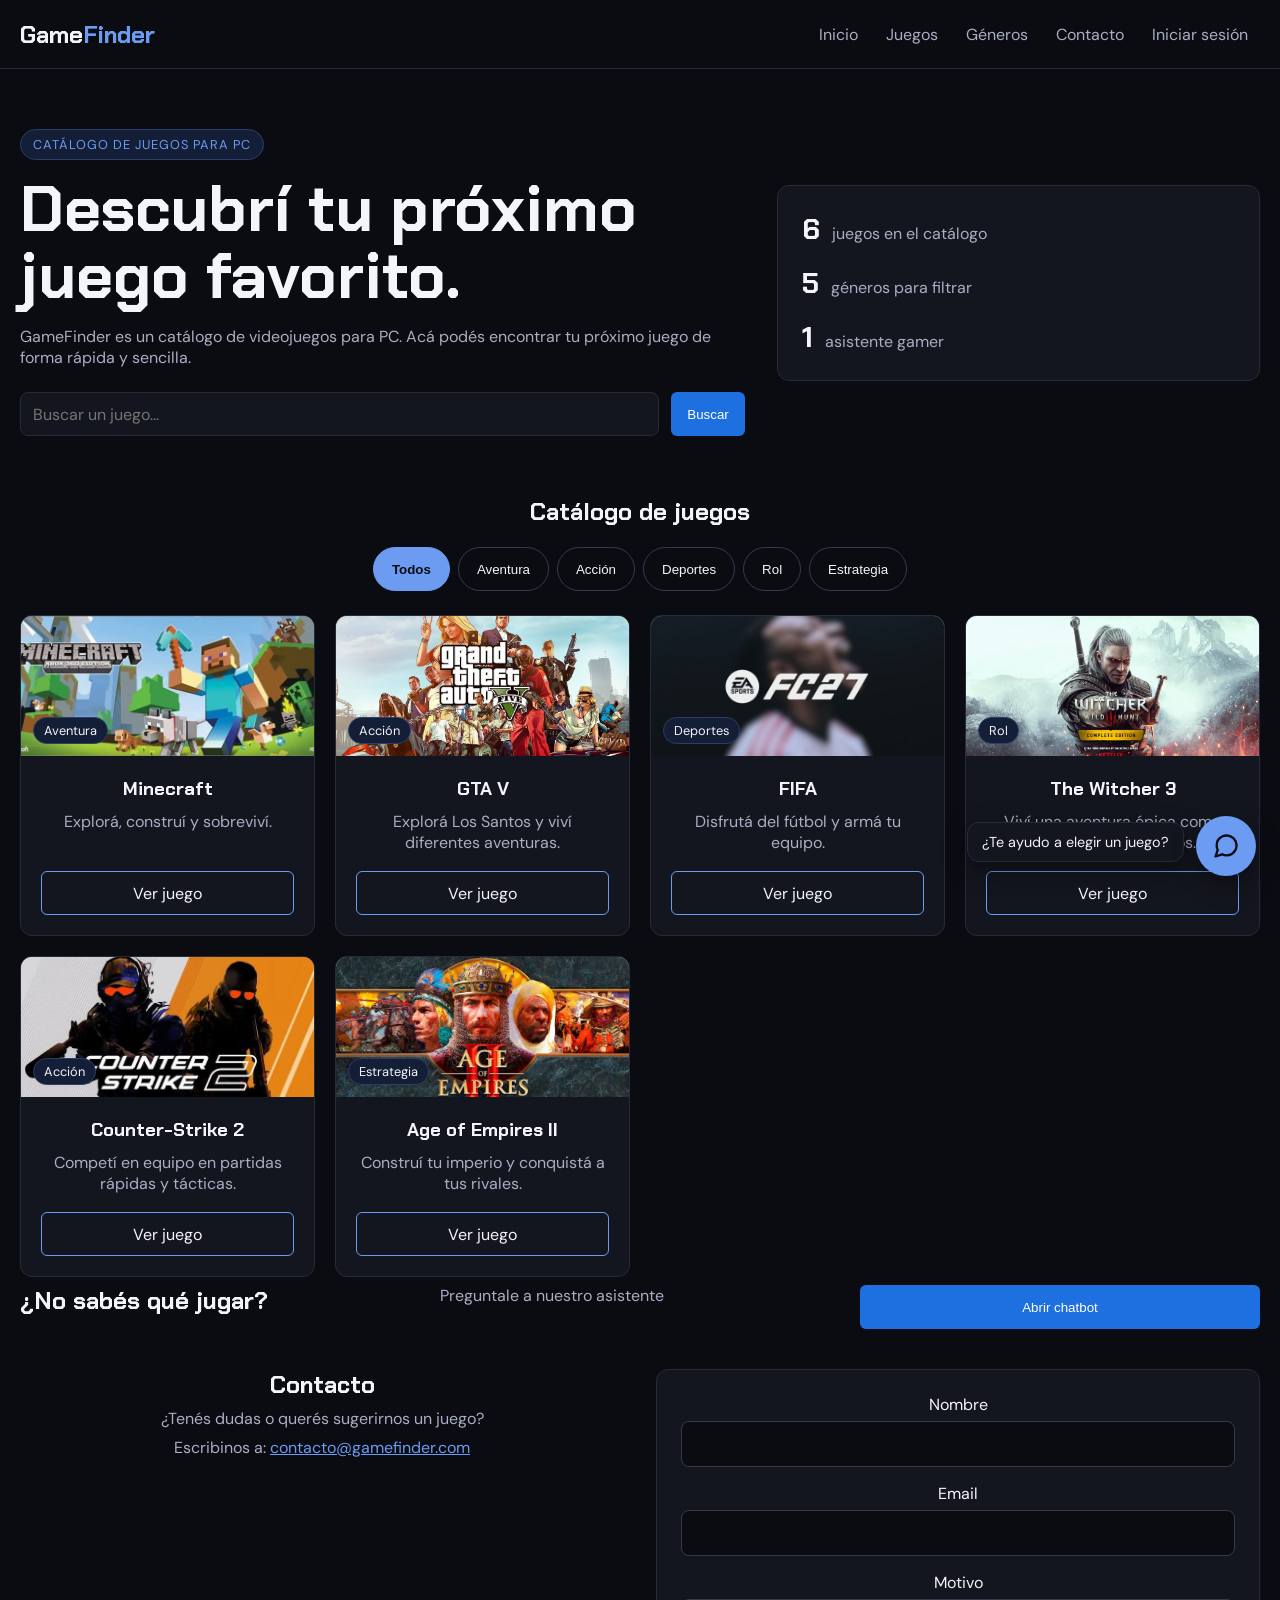
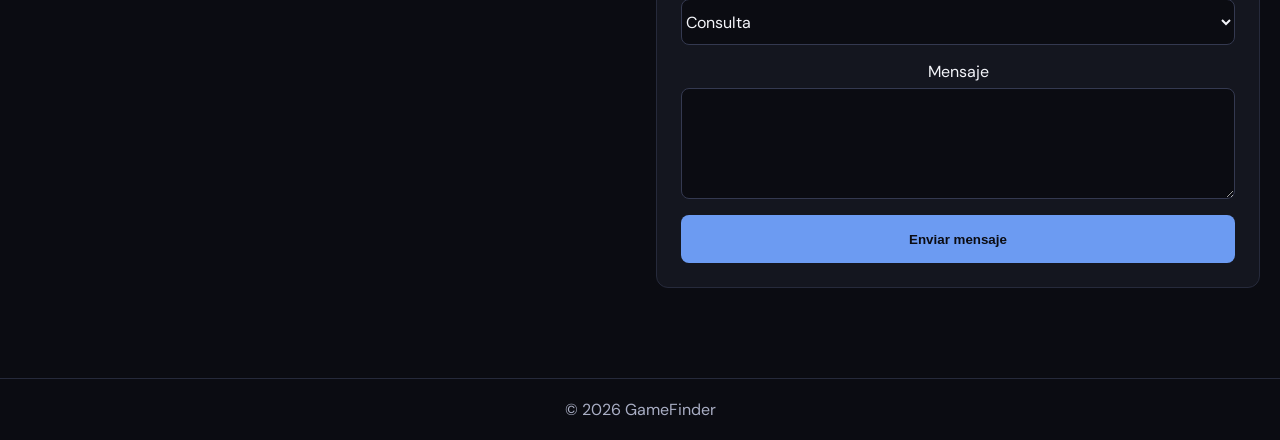
<file: index.html>
<!DOCTYPE html>
<html lang="es">

<head>
    <meta charset="UTF-8">
    <meta name="viewport" content="width=device-width, initial-scale=1.0">
    <title>GameFinder</title>
    <link rel="preconnect" href="https://fonts.googleapis.com">
    <link rel="preconnect" href="https://fonts.gstatic.com" crossorigin>
    <link href="https://fonts.googleapis.com/css2?family=Chakra+Petch:wght@600;700&family=DM+Sans:wght@400;500;700&display=swap" rel="stylesheet">
    <link rel="stylesheet" href="style.css">
    <link rel="stylesheet" href="juego.css">
</head>

<body>

    <header class="cabecera">
        <div class="contenedor-cabecera">
            <h1 class="logo"><a href="#inicio">Game<span>Finder</span></a></h1>
            <nav>
                <a href="#inicio">Inicio</a>
                <a href="#catalogo">Juegos</a>
                <a href="#generos">Géneros</a>
                <a href="#contacto">Contacto</a>
                <a href="login.html">Iniciar sesión</a>
            </nav>
        </div>
    </header>

    <main>
 
        <section id="inicio" class="portada">
            <div class="portada-texto">
                <p class="etiqueta">CATÁLOGO DE JUEGOS PARA PC</p>
                <h2 class="titulo-portada">Descubrí tu próximo juego favorito.</h2>
                <p class="descripcion-portada">GameFinder es un catálogo de videojuegos para PC. Acá podés encontrar tu próximo juego de forma rápida y sencilla.</p>
                <div class="fila-buscador">
                    <label class="solo-lectores" for="buscador">Buscar un juego por su nombre</label>
                    <input type="text" id="buscador" placeholder="Buscar un juego...">
                    <button type="button" id="boton-buscar">Buscar</button>
                </div>
            </div>
            <aside class="datos-portada">
                <ul>
                    <li><strong id="total-juegos">6</strong><span>juegos en el catálogo</span></li>
                    <li><strong id="total-generos">5</strong><span>géneros para filtrar</span></li>
                    <li><strong>1</strong><span>asistente gamer</span></li>
                </ul>
            </aside>
        </section>
        <h2 id="catalogo">Catálogo de juegos</h2>
        <div id="generos" role="group" aria-label="Filtrar por género">
            <button class="activo">Todos</button>
            <button>Aventura</button>
            <button>Acción</button>
            <button>Deportes</button>
            <button>Rol</button>
            <button>Estrategia</button>
        </div>

        <section>

            <article data-genero="aventura">
                <div class="portada-juego" style="--color-portada: #6FAF7A;">
                    <img src="img/minecraft.jpg" alt="Portada de Minecraft">
                    <span class="inicial" aria-hidden="true">M</span>
                    <span class="etiqueta-genero">Aventura</span>
                </div>
                <div class="cuerpo-tarjeta">
                    <h3>Minecraft</h3>
                    <p>Explorá, construí y sobreviví.</p>
                    <a class="boton-ver" href="minecraft.html">Ver juego</a>
                </div>
            </article>

                            <article data-genero="accion">
                    <div class="portada-juego" style="--color-portada: #D9A05B;">
                        <img src="img/GTA-V.jpg" alt="Portada de GTA V">
                        <span class="inicial" aria-hidden="true">V</span>
                        <span class="etiqueta-genero">Acción</span>
                    </div>
                    <div class="cuerpo-tarjeta">
                        <h3>GTA V</h3>
                        <p>Explorá Los Santos y viví diferentes aventuras.</p>
                        <a class="boton-ver" href="gta-v.html">Ver juego</a>
                    </div>
                </article>

                            <article data-genero="deportes">
                    <div class="portada-juego" style="--color-portada: #6FAFD0;">
                        <img src="img/fifa.jpg" alt="Portada de FIFA">
                        <span class="inicial" aria-hidden="true">F</span>
                        <span class="etiqueta-genero">Deportes</span>
                    </div>
                    <div class="cuerpo-tarjeta">
                        <h3>FIFA</h3>
                        <p>Disfrutá del fútbol y armá tu equipo.</p>
                        <a class="boton-ver" href="fifa.html">Ver juego</a>
                    </div>
                </article>
            <article data-genero="rol">
                <div class="portada-juego" style="--color-portada: #A895D6;">
                    <img src="img/The-Witcher-3.jpg" alt="Portada de The Witcher 3">
                    <span class="inicial" aria-hidden="true">W</span>
                    <span class="etiqueta-genero">Rol</span>
                </div>
                <div class="cuerpo-tarjeta">
                    <h3>The Witcher 3</h3>
                    <p>Viví una aventura épica como cazador de monstruos.</p>
                    <a class="boton-ver" href="the-witcher-3.html">Ver juego</a>
                </div>
            </article>

            <article data-genero="accion">
                <div class="portada-juego" style="--color-portada: #D98577;">
                    <img src="img/conter-strike.jpg" alt="Portada de Counter-Strike 2">
                    <span class="inicial" aria-hidden="true">CS</span>
                    <span class="etiqueta-genero">Acción</span>
                </div>
                <div class="cuerpo-tarjeta">
                    <h3>Counter-Strike 2</h3>
                    <p>Competí en equipo en partidas rápidas y tácticas.</p>
                    <a class="boton-ver" href="counter-strike-2.html">Ver juego</a>
                </div>
            </article>

            <article data-genero="estrategia">
                <div class="portada-juego" style="--color-portada: #CDBB78;">
                    <img src="img/age.jpg" alt="Portada de Age of Empires II">
                    <span class="inicial" aria-hidden="true">II</span>
                    <span class="etiqueta-genero">Estrategia</span>
                </div>
                <div class="cuerpo-tarjeta">
                    <h3>Age of Empires II</h3>
                    <p>Construí tu imperio y conquistá a tus rivales.</p>
                    <a class="boton-ver" href="age-of-empires-2.html">Ver juego</a>
                </div>
            </article>
        </section>
        <p id="sin-resultados" hidden>No encontramos juegos con esa búsqueda.</p>

        <section class="seccion-chat">
            <h2>¿No sabés qué jugar?</h2>
            <p>Preguntale a nuestro asistente</p>
            <button type="button" id="boton-chatbot">Abrir chatbot</button>
        </section>
        <div id="contacto">
            <div class="contacto-info">
                <h2>Contacto</h2>
                <p>¿Tenés dudas o querés sugerirnos un juego?</p>
                <p>Escribinos a: <a href="mailto:contacto@gamefinder.com">contacto@gamefinder.com</a></p>
            </div>
            <div class="contacto-tarjeta">
                <form id="formulario-contacto" novalidate>
                    <div class="campo">
                        <label for="nombre">Nombre</label>
                        <input type="text" id="nombre" name="nombre" autocomplete="name">
                        <p class="error" id="error-nombre" hidden></p>
                    </div>
                    <div class="campo">
                        <label for="email">Email</label>
                        <input type="email" id="email" name="email" autocomplete="email">
                        <p class="error" id="error-email" hidden></p>
                    </div>
                    <div class="campo">
                        <label for="motivo">Motivo</label>
                        <select id="motivo" name="motivo">
                            <option value="consulta">Consulta</option>
                            <option value="sugerencia">Sugerir un juego</option>
                            <option value="problema">Reportar un problema</option>
                        </select>
                    </div>
                    <div class="campo">
                        <label for="mensaje">Mensaje</label>
                        <textarea id="mensaje" name="mensaje" rows="5"></textarea>
                        <p class="error" id="error-mensaje" hidden></p>
                    </div>
                    <button type="submit">Enviar mensaje</button>
                </form>
                <p class="exito" id="mensaje-exito" hidden></p>
            </div>
        </div>
    </main>

    <footer>
        <p>© 2026 GameFinder</p>
    </footer>

    <!-- ===== Chatbot flotante ===== -->
    <p class="chat-globito" id="chat-globito">¿Te ayudo a elegir un juego?</p>
    <button type="button" class="chat-flotante" id="boton-chat-flotante" aria-label="Abrir chat" aria-expanded="false" aria-controls="ventana-chat">
        <svg class="icono-chat" viewBox="0 0 24 24" fill="none" stroke="currentColor" stroke-width="2" stroke-linecap="round" stroke-linejoin="round" aria-hidden="true"><path d="M21 11.5a8.38 8.38 0 0 1-.9 3.8 8.5 8.5 0 0 1-7.6 4.7 8.38 8.38 0 0 1-3.8-.9L3 21l1.9-5.7a8.38 8.38 0 0 1-.9-3.8 8.5 8.5 0 0 1 4.7-7.6 8.38 8.38 0 0 1 3.8-.9h.5a8.48 8.48 0 0 1 8 8v.5z"/></svg>
        <svg class="icono-cerrar" viewBox="0 0 24 24" fill="none" stroke="currentColor" stroke-width="2" stroke-linecap="round" stroke-linejoin="round" aria-hidden="true"><path d="M18 6 6 18M6 6l12 12"/></svg>
    </button>
    <div class="ventana-chat" id="ventana-chat" role="dialog" aria-label="Chat con el asistente gamer" hidden>
        <div class="chat-encabezado">
            <span class="chat-avatar" aria-hidden="true">GF</span>
            <div class="chat-quien">
                <p class="chat-nombre">Asistente gamer</p>
                <p class="chat-estado"><span class="chat-punto" aria-hidden="true"></span>En línea</p>
            </div>
            <button type="button" class="chat-cerrar" id="chat-cerrar" aria-label="Cerrar chat">
                <svg viewBox="0 0 24 24" fill="none" stroke="currentColor" stroke-width="2" stroke-linecap="round" stroke-linejoin="round" aria-hidden="true"><path d="M18 6 6 18M6 6l12 12"/></svg>
            </button>
        </div>
        <div class="chat-mensajes" id="chat-mensajes" aria-live="polite">
            <p class="mensaje bot">¡Hola! Soy tu asistente gamer. Contame qué te gusta y te recomiendo un juego del catálogo.</p>
        </div>
        <div class="chat-rapidas">
            <button type="button" data-clave="accion">Quiero algo de acción</button>
            <button type="button" data-clave="equipo">Para jugar en equipo</button>
            <button type="button" data-clave="construir">Quiero construir</button>
        </div>
        <div class="chat-barra">
            <label class="solo-lectores" for="chat-input">Escribí lo que te gusta jugar</label>
            <input type="text" id="chat-input" placeholder="Escribí lo que te gusta...">
            <button type="button" id="chat-enviar" aria-label="Enviar mensaje">
                <svg viewBox="0 0 24 24" fill="none" stroke="currentColor" stroke-width="2" stroke-linecap="round" stroke-linejoin="round" aria-hidden="true"><path d="M22 2 11 13"/><path d="M22 2 15 22l-4-9-9-4z"/></svg>
            </button>
        </div>
    </div>
    <script src="script.js"></script>
</body>

</html>
</file>
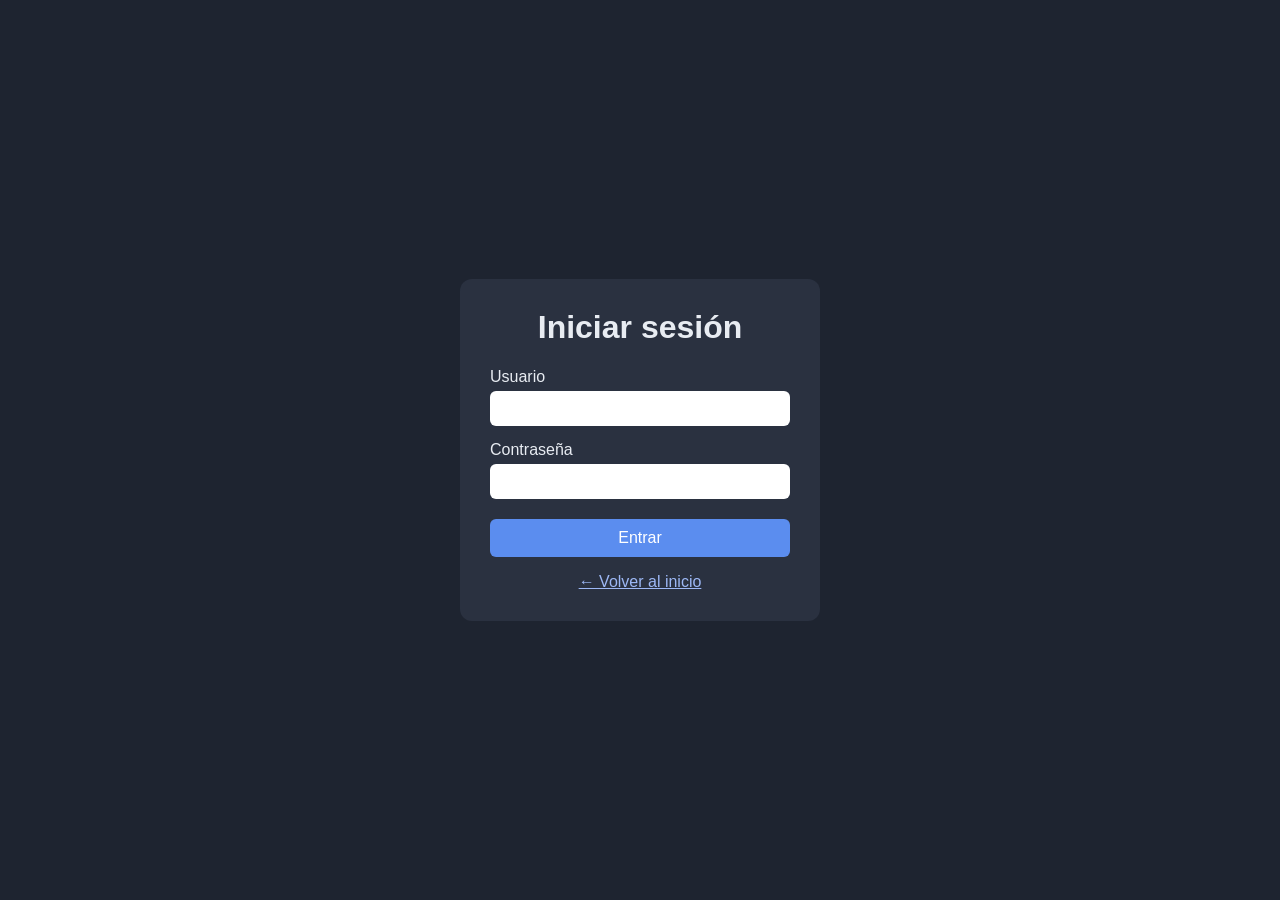
<file: admin.html>
<!DOCTYPE html>
<html lang="es">
<head>
  <meta charset="UTF-8">
  <meta name="viewport" content="width=device-width, initial-scale=1.0">
  <title>Administrar juegos - GameFinder</title>
  <style>
    body {
      font-family: Arial, sans-serif;
      background: #1e2430;
      color: #e8ecf2;
      margin: 0;
      padding: 20px;
    }
    .contenedor { max-width: 600px; margin: 0 auto; }
    h1, h2 { text-align: center; }
    .juego {
      background: #2a3140;
      padding: 12px 15px;
      border-radius: 8px;
      margin-bottom: 10px;
      display: flex;
      justify-content: space-between;
      align-items: center;
    }
    .juego small { color: #9aa5b8; }
    button {
      padding: 8px 14px;
      border: none;
      border-radius: 6px;
      background: #5b8def;
      color: white;
      cursor: pointer;
    }
    #formulario-editar {
      background: #2a3140;
      padding: 20px;
      border-radius: 12px;
      margin-top: 25px;
      display: none;
    }
    label { display: block; margin-top: 12px; }
    input, select, textarea {
      width: 100%;
      padding: 10px;
      margin-top: 5px;
      border: none;
      border-radius: 6px;
      box-sizing: border-box;
      font-family: Arial, sans-serif;
    }
    #mensaje { text-align: center; margin-top: 12px; }
    .arriba { text-align: right; margin-bottom: 10px; }
    a { color: #9db8f5; }
  </style>
</head>
<body>
  <div class="contenedor">
    <div class="arriba">
      <a href="index.html">Ver página</a> &nbsp;
      <button id="boton-salir">Cerrar sesión</button>
    </div>

    <h1>Administrar juegos</h1>
    <div id="lista-juegos"></div>

    <form id="formulario-editar">
      <h2>Editar juego</h2>

      <label for="nombre">Nombre</label>
      <input type="text" id="nombre" required>

      <label for="genero">Género</label>
      <select id="genero">
        <option value="aventura">Aventura</option>
        <option value="accion">Acción</option>
        <option value="deportes">Deportes</option>
        <option value="rol">Rol</option>
        <option value="estrategia">Estrategia</option>
      </select>

      <label for="descripcion">Descripción</label>
      <textarea id="descripcion" rows="3" required></textarea>

      <button type="submit" style="margin-top:15px; width:100%;">Guardar cambios</button>
      <p id="mensaje"></p>
    </form>
  </div>

  <script>
    // Si no inició sesión, lo mandamos al login
    if (sessionStorage.getItem("adminLogueado") !== "si") {
      window.location.href = "login.html";
    }

    const juegosIniciales = [
      { id: 1, nombre: "Minecraft", genero: "aventura", descripcion: "Construí y explorá un mundo infinito." },
      { id: 2, nombre: "GTA V", genero: "accion", descripcion: "Mundo abierto lleno de acción y misiones." },
      { id: 3, nombre: "FIFA", genero: "deportes", descripcion: "Jugá partidos de fútbol con tus equipos favoritos." },
      { id: 4, nombre: "The Witcher 3", genero: "rol", descripcion: "Una gran aventura de fantasía y monstruos." },
      { id: 5, nombre: "Counter-Strike 2", genero: "accion", descripcion: "Competí en equipo en partidas rápidas y tácticas." },
      { id: 6, nombre: "Age of Empires II", genero: "estrategia", descripcion: "Construí tu imperio y vencé a tus rivales." }
    ];

    // Si ya hay juegos guardados en el navegador, los usa; si no, usa los iniciales
    let juegos = JSON.parse(localStorage.getItem("juegos")) || juegosIniciales;
    let juegoEditandoId = null;

    const lista = document.getElementById("lista-juegos");
    const formulario = document.getElementById("formulario-editar");
    const mensaje = document.getElementById("mensaje");

    function mostrarLista() {
      lista.innerHTML = "";
      juegos.forEach(function (juego) {
        lista.innerHTML +=
          '<div class="juego">' +
            '<div><strong>' + juego.nombre + '</strong><br><small>' + juego.genero + '</small></div>' +
            '<button onclick="editar(' + juego.id + ')">Editar</button>' +
          '</div>';
      });
    }

    function editar(id) {
      const juego = juegos.find(function (j) { return j.id === id; });
      juegoEditandoId = id;
      document.getElementById("nombre").value = juego.nombre;
      document.getElementById("genero").value = juego.genero;
      document.getElementById("descripcion").value = juego.descripcion;
      mensaje.textContent = "";
      formulario.style.display = "block";
      formulario.scrollIntoView();
    }

    formulario.addEventListener("submit", function (evento) {
      evento.preventDefault();
      const juego = juegos.find(function (j) { return j.id === juegoEditandoId; });
      juego.nombre = document.getElementById("nombre").value;
      juego.genero = document.getElementById("genero").value;
      juego.descripcion = document.getElementById("descripcion").value;
      localStorage.setItem("juegos", JSON.stringify(juegos));
      mensaje.textContent = "Cambios guardados ✅";
      mostrarLista();
    });

    document.getElementById("boton-salir").addEventListener("click", function () {
      sessionStorage.removeItem("adminLogueado");
      window.location.href = "login.html";
    });

    mostrarLista();
  </script>
</body>
</html>
</file>
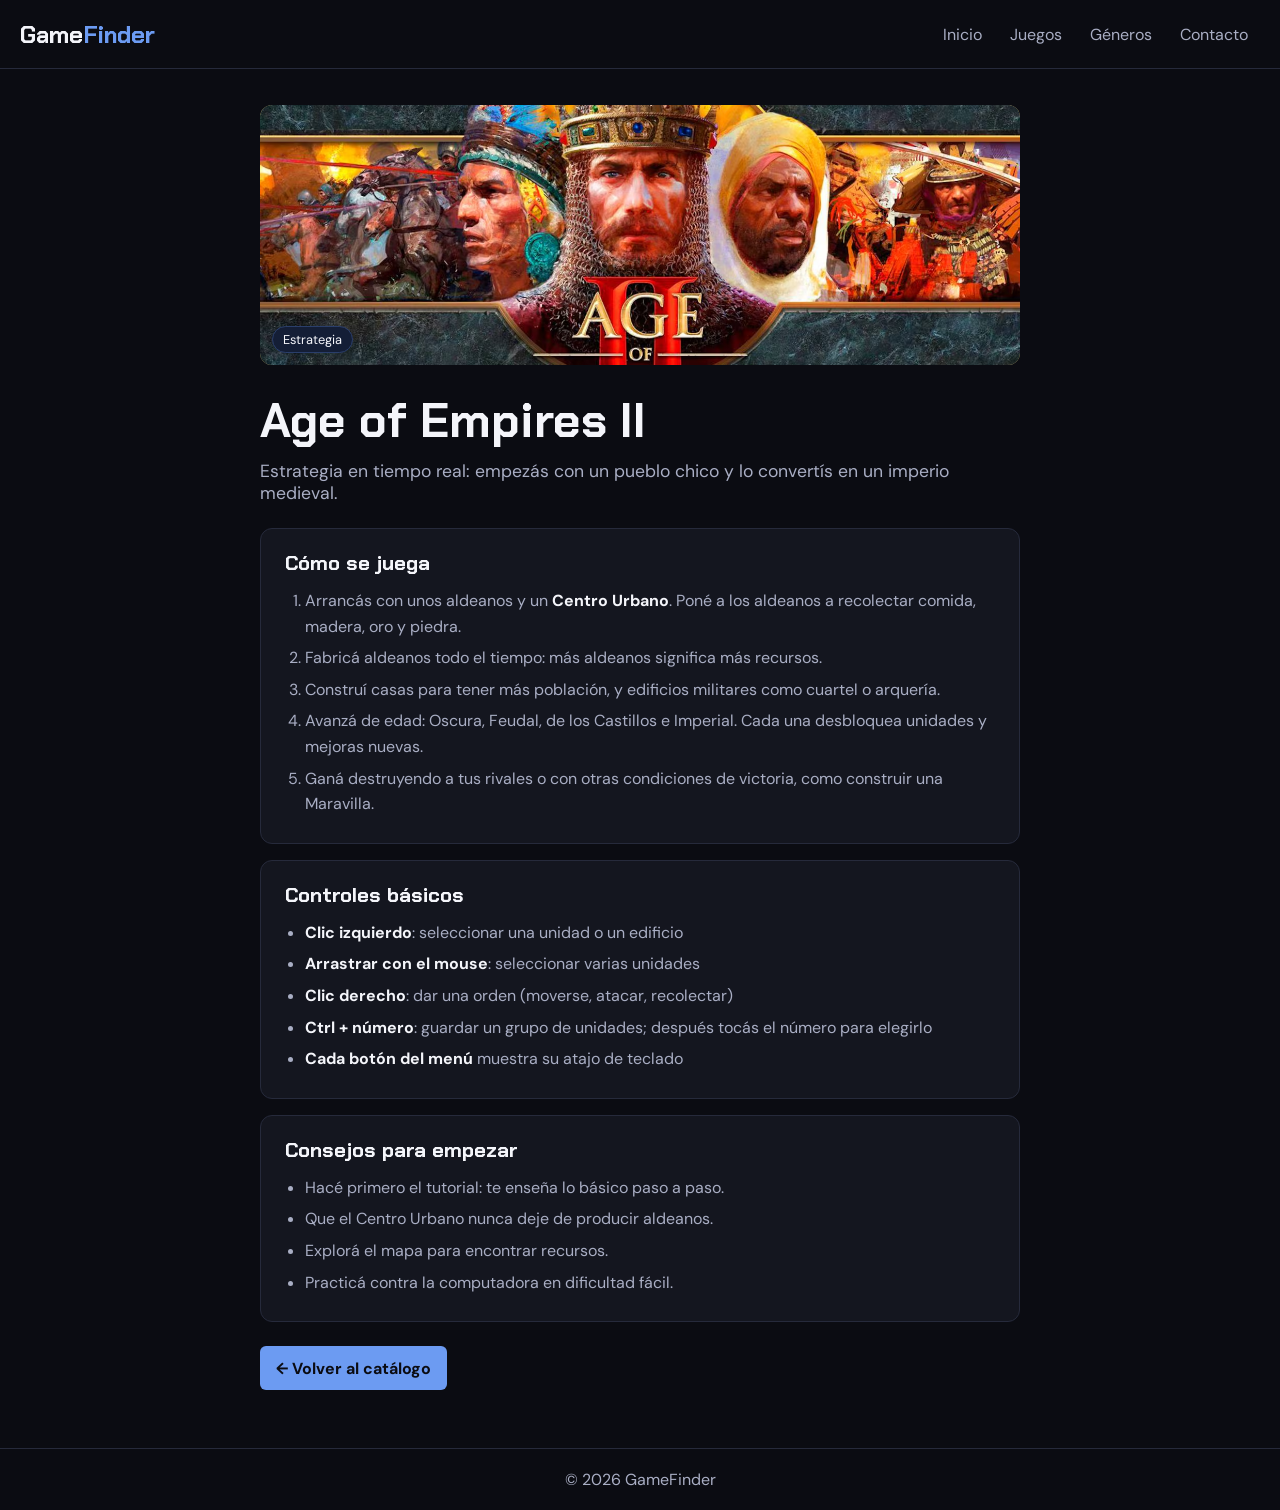
<file: age-of-empires-2.html>
<!DOCTYPE html>
<html lang="es">

<head>
    <meta charset="UTF-8">
    <meta name="viewport" content="width=device-width, initial-scale=1.0">
    <title>Age of Empires II - Cómo se juega | GameFinder</title>
    <link rel="preconnect" href="https://fonts.googleapis.com">
    <link rel="preconnect" href="https://fonts.gstatic.com" crossorigin>
    <link href="https://fonts.googleapis.com/css2?family=Chakra+Petch:wght@600;700&family=DM+Sans:wght@400;500;700&display=swap" rel="stylesheet">
    <link rel="stylesheet" href="style.css">
    <link rel="stylesheet" href="juego.css">
</head>

<body>

    <header class="cabecera">
        <div class="contenedor-cabecera">
            <h1 class="logo"><a href="index.html#inicio">Game<span>Finder</span></a></h1>
            <nav>
                <a href="index.html#inicio">Inicio</a>
                <a href="index.html#catalogo">Juegos</a>
                <a href="index.html#generos">Géneros</a>
                <a href="index.html#contacto">Contacto</a>
            </nav>
        </div>
    </header>

    <main>
        <div class="pagina-juego">
            <div class="portada-juego grande" style="--color-portada: #CDBB78;">
                <img src="img/age.jpg" alt="Portada de Age of Empires II">
                <span class="inicial" aria-hidden="true">II</span>
                <span class="etiqueta-genero">Estrategia</span>
            </div>

            <h2 class="titulo-juego">Age of Empires II</h2>
            <p class="intro-juego">Estrategia en tiempo real: empezás con un pueblo chico y lo convertís en un imperio medieval.</p>

            <div class="bloque">
                <h2>Cómo se juega</h2>
                <ol><li>Arrancás con unos aldeanos y un <strong>Centro Urbano</strong>. Poné a los aldeanos a recolectar comida, madera, oro y piedra.</li><li>Fabricá aldeanos todo el tiempo: más aldeanos significa más recursos.</li><li>Construí casas para tener más población, y edificios militares como cuartel o arquería.</li><li>Avanzá de edad: Oscura, Feudal, de los Castillos e Imperial. Cada una desbloquea unidades y mejoras nuevas.</li><li>Ganá destruyendo a tus rivales o con otras condiciones de victoria, como construir una Maravilla.</li></ol>
            </div>

            <div class="bloque">
                <h2>Controles básicos</h2>
                <ul><li><strong>Clic izquierdo</strong>: seleccionar una unidad o un edificio</li><li><strong>Arrastrar con el mouse</strong>: seleccionar varias unidades</li><li><strong>Clic derecho</strong>: dar una orden (moverse, atacar, recolectar)</li><li><strong>Ctrl + número</strong>: guardar un grupo de unidades; después tocás el número para elegirlo</li><li><strong>Cada botón del menú</strong> muestra su atajo de teclado</li></ul>
            </div>

            <div class="bloque">
                <h2>Consejos para empezar</h2>
                <ul><li>Hacé primero el tutorial: te enseña lo básico paso a paso.</li><li>Que el Centro Urbano nunca deje de producir aldeanos.</li><li>Explorá el mapa para encontrar recursos.</li><li>Practicá contra la computadora en dificultad fácil.</li></ul>
            </div>

            <a class="boton-volver" href="index.html#catalogo">← Volver al catálogo</a>
        </div>
    </main>

    <footer>
        <p>© 2026 GameFinder</p>
    </footer>

</body>

</html>
</file>
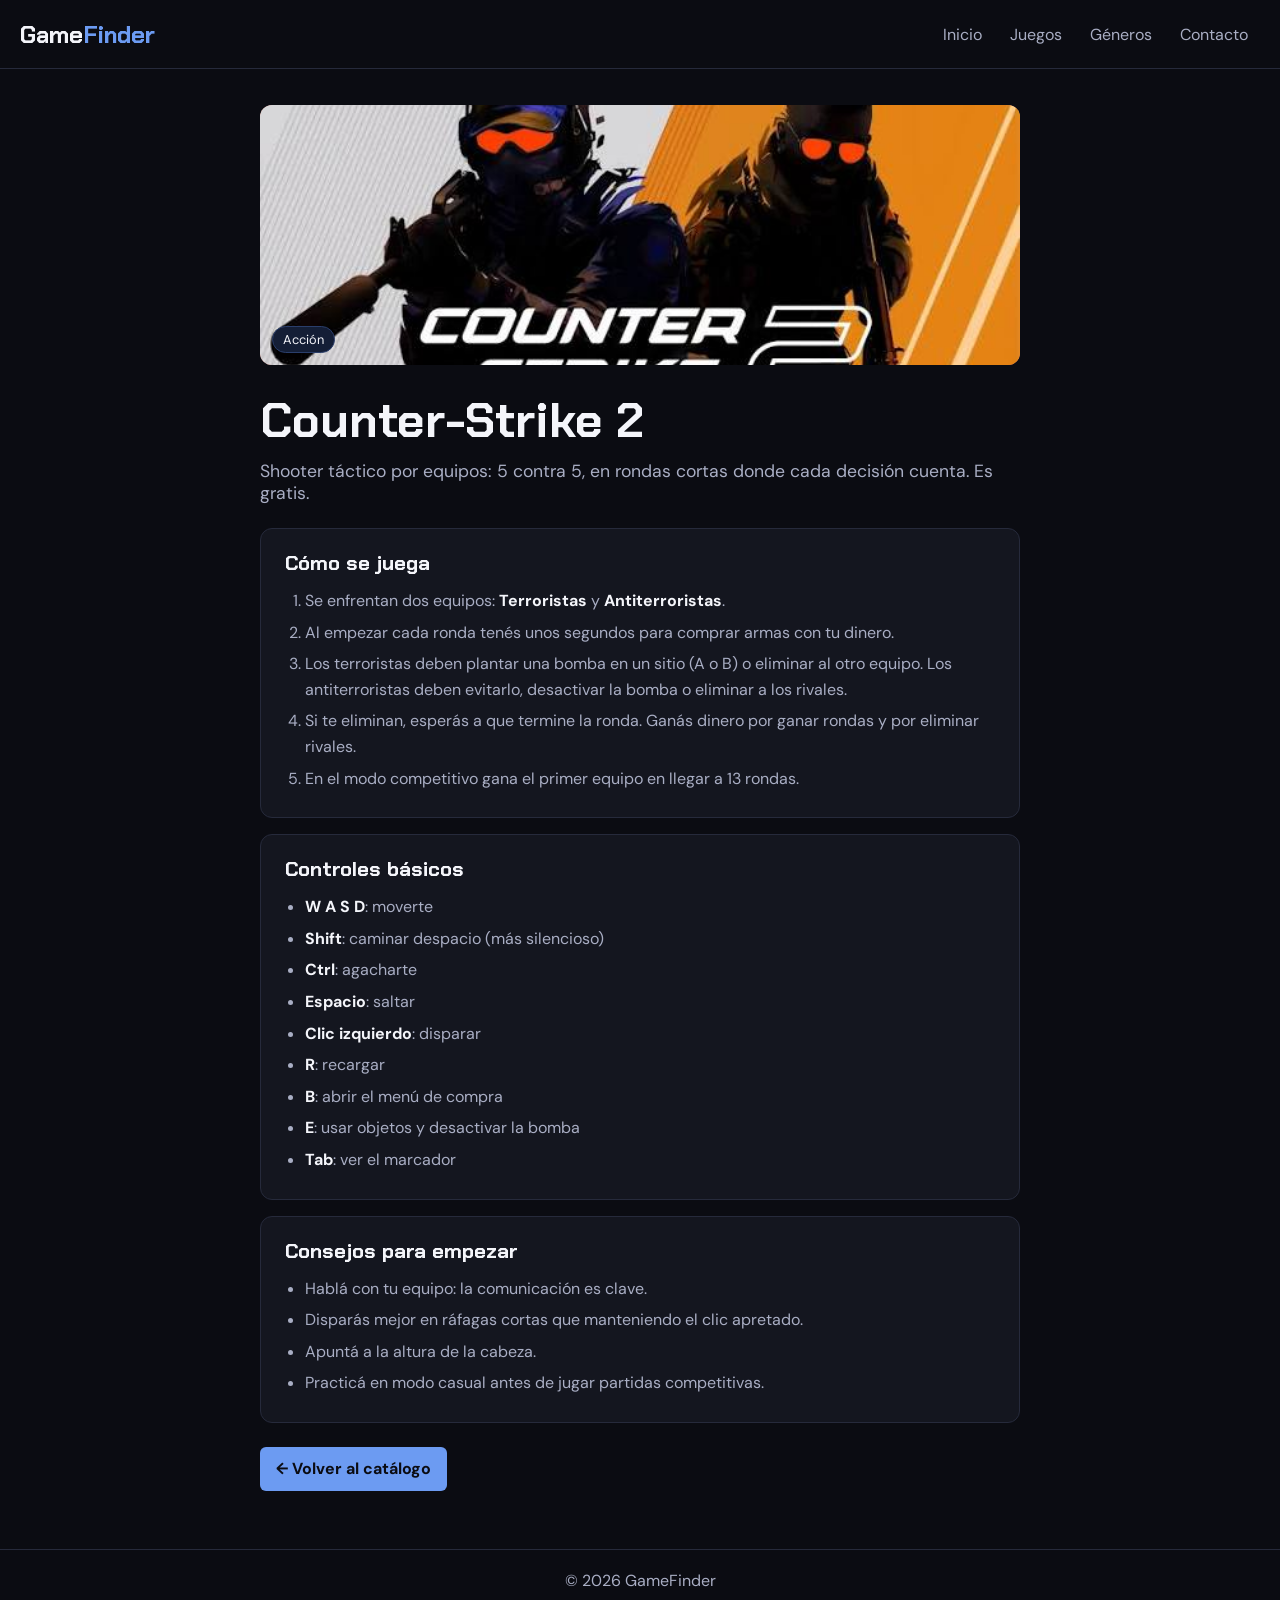
<file: counter-strike-2.html>
<!DOCTYPE html>
<html lang="es">

<head>
    <meta charset="UTF-8">
    <meta name="viewport" content="width=device-width, initial-scale=1.0">
    <title>Counter-Strike 2 - Cómo se juega | GameFinder</title>
    <link rel="preconnect" href="https://fonts.googleapis.com">
    <link rel="preconnect" href="https://fonts.gstatic.com" crossorigin>
    <link href="https://fonts.googleapis.com/css2?family=Chakra+Petch:wght@600;700&family=DM+Sans:wght@400;500;700&display=swap" rel="stylesheet">
    <link rel="stylesheet" href="style.css">
    <link rel="stylesheet" href="juego.css">
</head>

<body>

    <header class="cabecera">
        <div class="contenedor-cabecera">
            <h1 class="logo"><a href="index.html#inicio">Game<span>Finder</span></a></h1>
            <nav>
                <a href="index.html#inicio">Inicio</a>
                <a href="index.html#catalogo">Juegos</a>
                <a href="index.html#generos">Géneros</a>
                <a href="index.html#contacto">Contacto</a>
            </nav>
        </div>
    </header>

    <main>
        <div class="pagina-juego">
            <div class="portada-juego grande" style="--color-portada: #D98577;">
                <img src="img/conter-strike.jpg" alt="Portada de Counter-Strike 2">
                <span class="inicial" aria-hidden="true">CS</span>
                <span class="etiqueta-genero">Acción</span>
            </div>

            <h2 class="titulo-juego">Counter-Strike 2</h2>
            <p class="intro-juego">Shooter táctico por equipos: 5 contra 5, en rondas cortas donde cada decisión cuenta. Es gratis.</p>

            <div class="bloque">
                <h2>Cómo se juega</h2>
                <ol><li>Se enfrentan dos equipos: <strong>Terroristas</strong> y <strong>Antiterroristas</strong>.</li><li>Al empezar cada ronda tenés unos segundos para comprar armas con tu dinero.</li><li>Los terroristas deben plantar una bomba en un sitio (A o B) o eliminar al otro equipo. Los antiterroristas deben evitarlo, desactivar la bomba o eliminar a los rivales.</li><li>Si te eliminan, esperás a que termine la ronda. Ganás dinero por ganar rondas y por eliminar rivales.</li><li>En el modo competitivo gana el primer equipo en llegar a 13 rondas.</li></ol>
            </div>

            <div class="bloque">
                <h2>Controles básicos</h2>
                <ul><li><strong>W A S D</strong>: moverte</li><li><strong>Shift</strong>: caminar despacio (más silencioso)</li><li><strong>Ctrl</strong>: agacharte</li><li><strong>Espacio</strong>: saltar</li><li><strong>Clic izquierdo</strong>: disparar</li><li><strong>R</strong>: recargar</li><li><strong>B</strong>: abrir el menú de compra</li><li><strong>E</strong>: usar objetos y desactivar la bomba</li><li><strong>Tab</strong>: ver el marcador</li></ul>
            </div>

            <div class="bloque">
                <h2>Consejos para empezar</h2>
                <ul><li>Hablá con tu equipo: la comunicación es clave.</li><li>Disparás mejor en ráfagas cortas que manteniendo el clic apretado.</li><li>Apuntá a la altura de la cabeza.</li><li>Practicá en modo casual antes de jugar partidas competitivas.</li></ul>
            </div>

            <a class="boton-volver" href="index.html#catalogo">← Volver al catálogo</a>
        </div>
    </main>

    <footer>
        <p>© 2026 GameFinder</p>
    </footer>

</body>

</html>
</file>
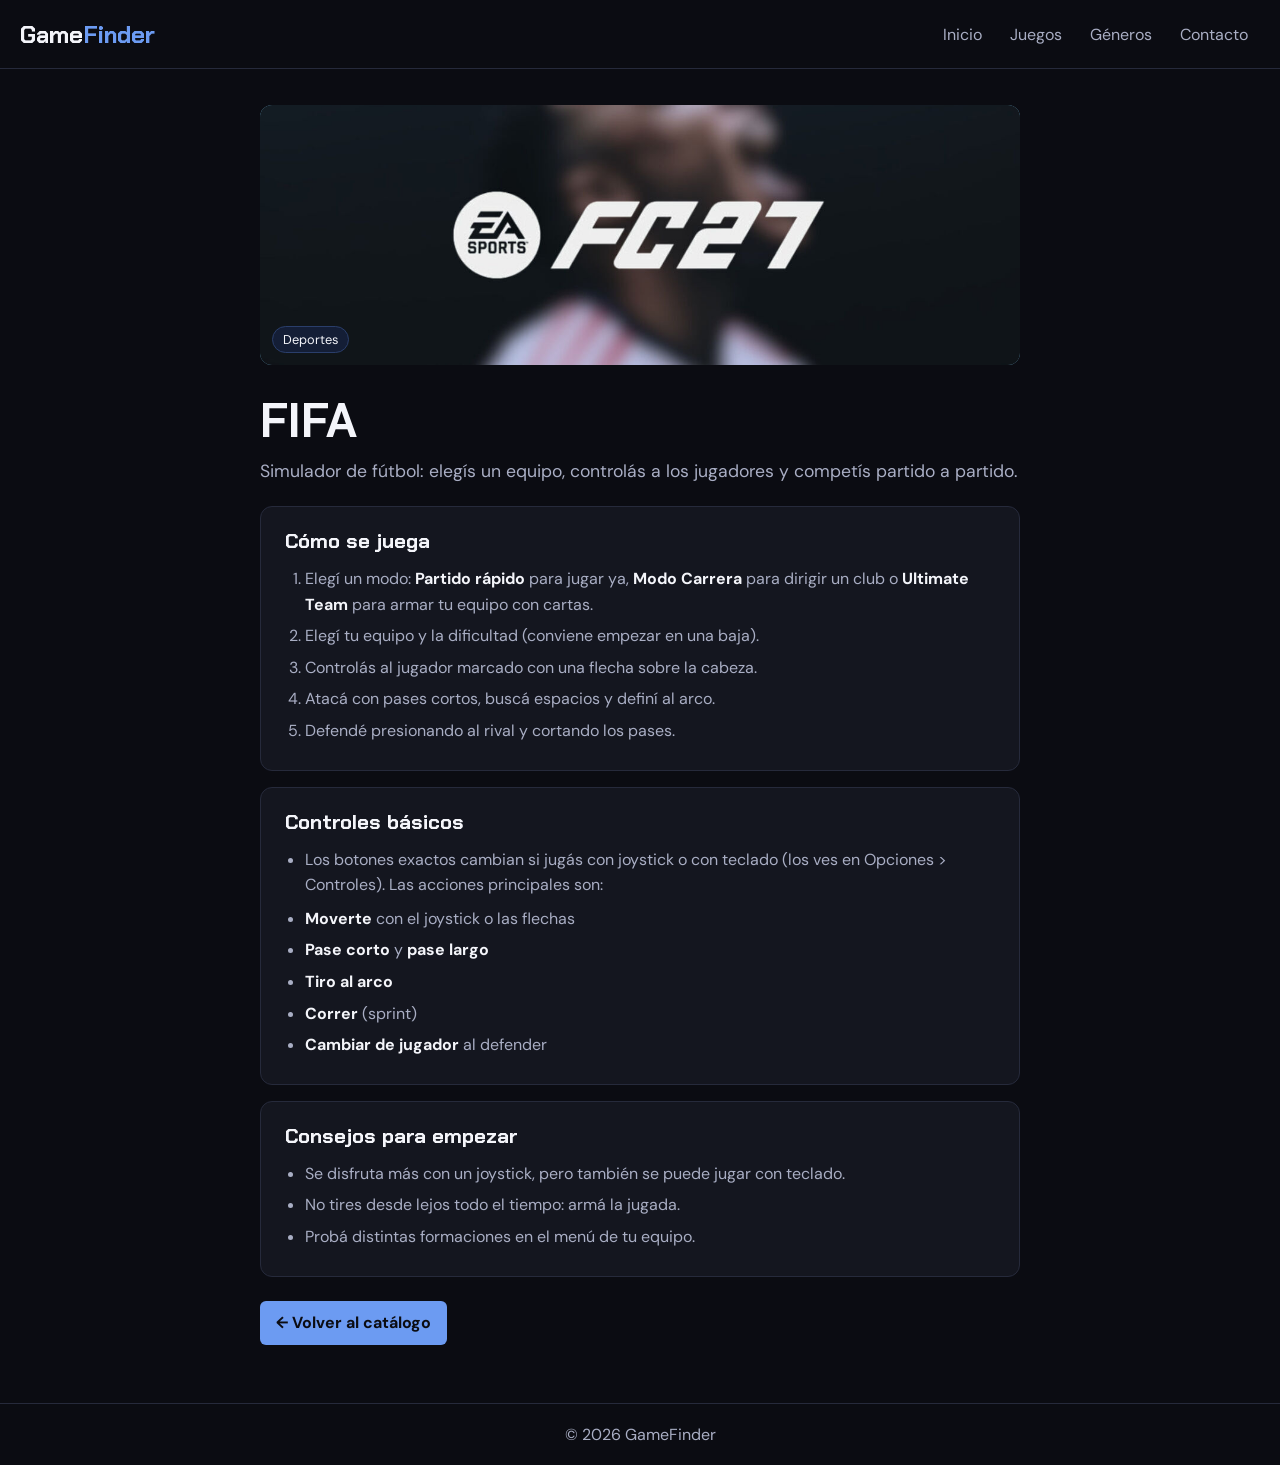
<file: fifa.html>
<!DOCTYPE html>
<html lang="es">

<head>
    <meta charset="UTF-8">
    <meta name="viewport" content="width=device-width, initial-scale=1.0">
    <title>FIFA - Cómo se juega | GameFinder</title>
    <link rel="preconnect" href="https://fonts.googleapis.com">
    <link rel="preconnect" href="https://fonts.gstatic.com" crossorigin>
    <link href="https://fonts.googleapis.com/css2?family=Chakra+Petch:wght@600;700&family=DM+Sans:wght@400;500;700&display=swap" rel="stylesheet">
    <link rel="stylesheet" href="style.css">
    <link rel="stylesheet" href="juego.css">
</head>

<body>

    <header class="cabecera">
        <div class="contenedor-cabecera">
            <h1 class="logo"><a href="index.html#inicio">Game<span>Finder</span></a></h1>
            <nav>
                <a href="index.html#inicio">Inicio</a>
                <a href="index.html#catalogo">Juegos</a>
                <a href="index.html#generos">Géneros</a>
                <a href="index.html#contacto">Contacto</a>
            </nav>
        </div>
    </header>

    <main>
        <div class="pagina-juego">
            <div class="portada-juego grande" style="--color-portada: #6FAFD0;">
                <img src="img/fifa.jpg" alt="Portada de FIFA">
                <span class="inicial" aria-hidden="true">F</span>
                <span class="etiqueta-genero">Deportes</span>
            </div>

            <h2 class="titulo-juego">FIFA</h2>
            <p class="intro-juego">Simulador de fútbol: elegís un equipo, controlás a los jugadores y competís partido a partido.</p>

            <div class="bloque">
                <h2>Cómo se juega</h2>
                <ol><li>Elegí un modo: <strong>Partido rápido</strong> para jugar ya, <strong>Modo Carrera</strong> para dirigir un club o <strong>Ultimate Team</strong> para armar tu equipo con cartas.</li><li>Elegí tu equipo y la dificultad (conviene empezar en una baja).</li><li>Controlás al jugador marcado con una flecha sobre la cabeza.</li><li>Atacá con pases cortos, buscá espacios y definí al arco.</li><li>Defendé presionando al rival y cortando los pases.</li></ol>
            </div>

            <div class="bloque">
                <h2>Controles básicos</h2>
                <ul><li><p>Los botones exactos cambian si jugás con joystick o con teclado (los ves en Opciones &gt; Controles). Las acciones principales son:</p></li><li><strong>Moverte</strong> con el joystick o las flechas</li><li><strong>Pase corto</strong> y <strong>pase largo</strong></li><li><strong>Tiro al arco</strong></li><li><strong>Correr</strong> (sprint)</li><li><strong>Cambiar de jugador</strong> al defender</li></ul>
            </div>

            <div class="bloque">
                <h2>Consejos para empezar</h2>
                <ul><li>Se disfruta más con un joystick, pero también se puede jugar con teclado.</li><li>No tires desde lejos todo el tiempo: armá la jugada.</li><li>Probá distintas formaciones en el menú de tu equipo.</li></ul>
            </div>

            <a class="boton-volver" href="index.html#catalogo">← Volver al catálogo</a>
        </div>
    </main>

    <footer>
        <p>© 2026 GameFinder</p>
    </footer>

</body>

</html>
</file>
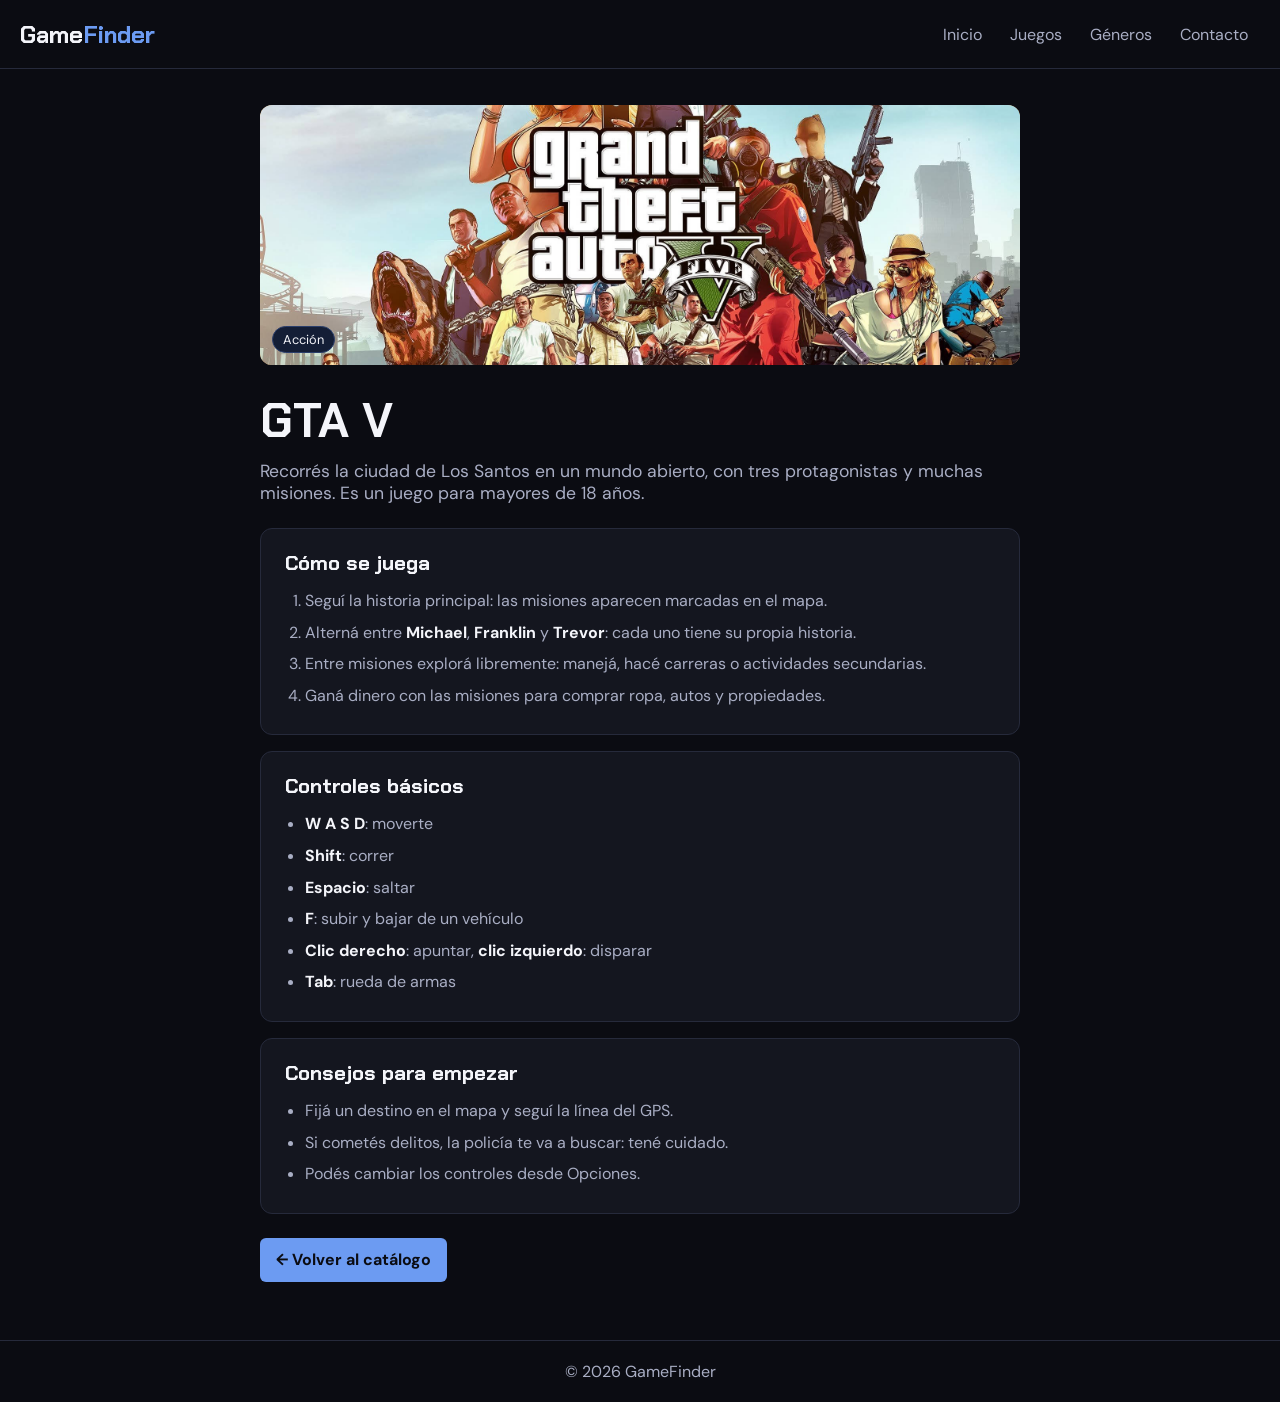
<file: gta-v.html>
<!DOCTYPE html>
<html lang="es">

<head>
    <meta charset="UTF-8">
    <meta name="viewport" content="width=device-width, initial-scale=1.0">
    <title>GTA V - Cómo se juega | GameFinder</title>
    <link rel="preconnect" href="https://fonts.googleapis.com">
    <link rel="preconnect" href="https://fonts.gstatic.com" crossorigin>
    <link href="https://fonts.googleapis.com/css2?family=Chakra+Petch:wght@600;700&family=DM+Sans:wght@400;500;700&display=swap" rel="stylesheet">
    <link rel="stylesheet" href="style.css">
    <link rel="stylesheet" href="juego.css">
</head>

<body>

    <header class="cabecera">
        <div class="contenedor-cabecera">
            <h1 class="logo"><a href="index.html#inicio">Game<span>Finder</span></a></h1>
            <nav>
                <a href="index.html#inicio">Inicio</a>
                <a href="index.html#catalogo">Juegos</a>
                <a href="index.html#generos">Géneros</a>
                <a href="index.html#contacto">Contacto</a>
            </nav>
        </div>
    </header>

    <main>
        <div class="pagina-juego">
            <div class="portada-juego grande" style="--color-portada: #D9A05B;">
                <img src="img/GTA-V.jpg" alt="Portada de GTA V">
                <span class="inicial" aria-hidden="true">V</span>
                <span class="etiqueta-genero">Acción</span>
            </div>

            <h2 class="titulo-juego">GTA V</h2>
            <p class="intro-juego">Recorrés la ciudad de Los Santos en un mundo abierto, con tres protagonistas y muchas misiones. Es un juego para mayores de 18 años.</p>

            <div class="bloque">
                <h2>Cómo se juega</h2>
                <ol><li>Seguí la historia principal: las misiones aparecen marcadas en el mapa.</li><li>Alterná entre <strong>Michael</strong>, <strong>Franklin</strong> y <strong>Trevor</strong>: cada uno tiene su propia historia.</li><li>Entre misiones explorá libremente: manejá, hacé carreras o actividades secundarias.</li><li>Ganá dinero con las misiones para comprar ropa, autos y propiedades.</li></ol>
            </div>

            <div class="bloque">
                <h2>Controles básicos</h2>
                <ul><li><strong>W A S D</strong>: moverte</li><li><strong>Shift</strong>: correr</li><li><strong>Espacio</strong>: saltar</li><li><strong>F</strong>: subir y bajar de un vehículo</li><li><strong>Clic derecho</strong>: apuntar, <strong>clic izquierdo</strong>: disparar</li><li><strong>Tab</strong>: rueda de armas</li></ul>
            </div>

            <div class="bloque">
                <h2>Consejos para empezar</h2>
                <ul><li>Fijá un destino en el mapa y seguí la línea del GPS.</li><li>Si cometés delitos, la policía te va a buscar: tené cuidado.</li><li>Podés cambiar los controles desde Opciones.</li></ul>
            </div>

            <a class="boton-volver" href="index.html#catalogo">← Volver al catálogo</a>
        </div>
    </main>

    <footer>
        <p>© 2026 GameFinder</p>
    </footer>

</body>

</html>
</file>
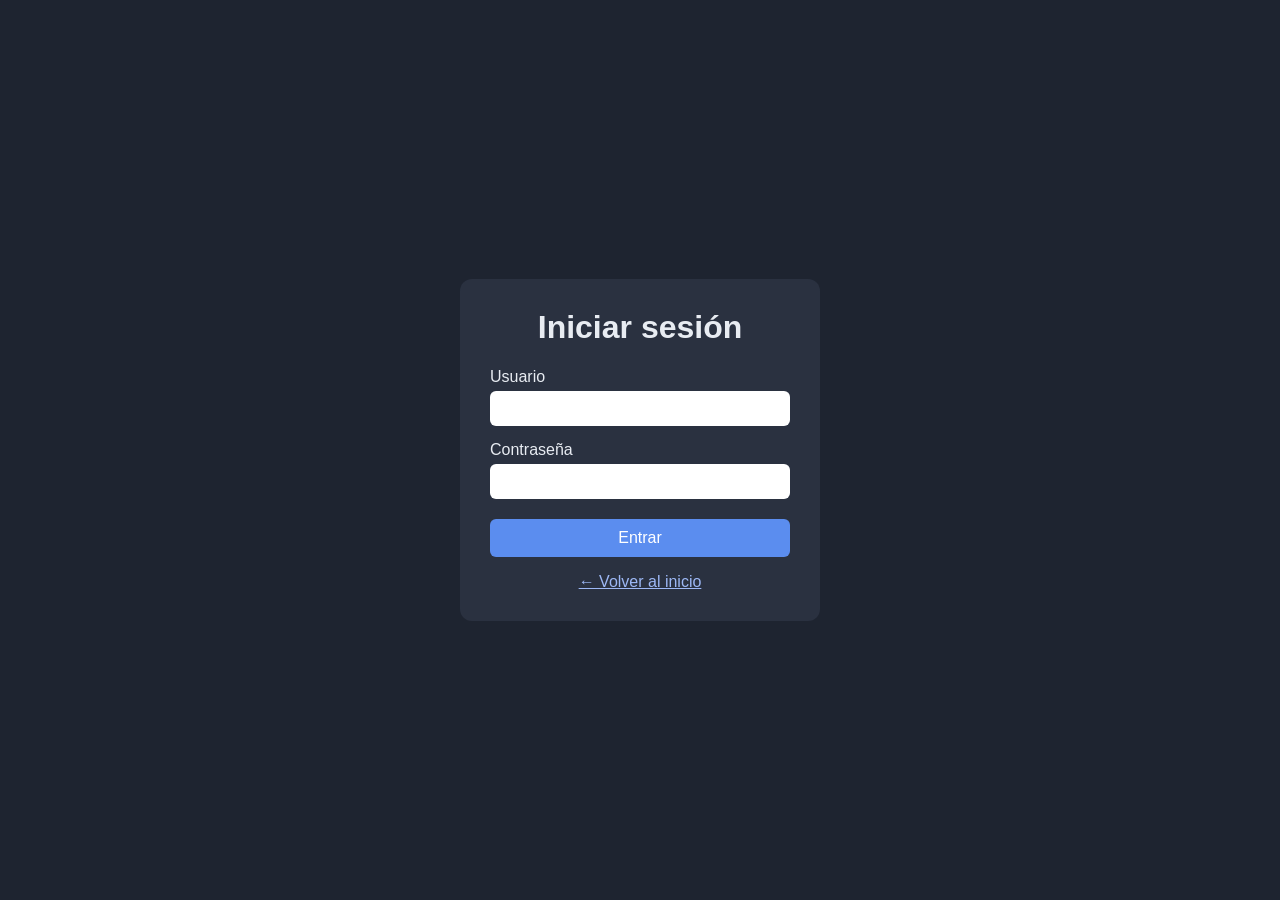
<file: login.html>
<!DOCTYPE html>
<html lang="es">
<head>
  <meta charset="UTF-8">
  <meta name="viewport" content="width=device-width, initial-scale=1.0">
  <title>Login - GameFinder</title>
  <style>
    body {
      font-family: Arial, sans-serif;
      background: #1e2430;
      color: #e8ecf2;
      display: flex;
      justify-content: center;
      align-items: center;
      min-height: 100vh;
      margin: 0;
    }
    .caja-login {
      background: #2a3140;
      padding: 30px;
      border-radius: 12px;
      width: 300px;
    }
    h1 { margin-top: 0; text-align: center; }
    label { display: block; margin-top: 15px; }
    input {
      width: 100%;
      padding: 10px;
      margin-top: 5px;
      border: none;
      border-radius: 6px;
      box-sizing: border-box;
    }
    button {
      width: 100%;
      margin-top: 20px;
      padding: 10px;
      border: none;
      border-radius: 6px;
      background: #5b8def;
      color: white;
      font-size: 16px;
      cursor: pointer;
    }
    #mensaje { margin-top: 15px; text-align: center; }
    a { color: #9db8f5; display: block; text-align: center; margin-top: 15px; }
  </style>
</head>
<body>
  <div class="caja-login">
    <h1>Iniciar sesión</h1>
    <form id="formulario-login">
      <label for="usuario">Usuario</label>
      <input type="text" id="usuario" required>

      <label for="clave">Contraseña</label>
      <input type="password" id="clave" required>

      <button type="submit">Entrar</button>
    </form>
    <p id="mensaje"></p>
    <a href="index.html">← Volver al inicio</a>
  </div>

  <script>
    const formulario = document.getElementById("formulario-login");
    const mensaje = document.getElementById("mensaje");

    formulario.addEventListener("submit", function (evento) {
      evento.preventDefault();

      const usuario = document.getElementById("usuario").value;
      const clave = document.getElementById("clave").value;

      if (usuario === "admin" && clave === "1234") {
        sessionStorage.setItem("adminLogueado", "si");
        window.location.href = "admin.html";
      } else {
        mensaje.textContent = "Usuario o contraseña incorrectos ❌";
      }
    });
  </script>
</body>
</html>
</file>
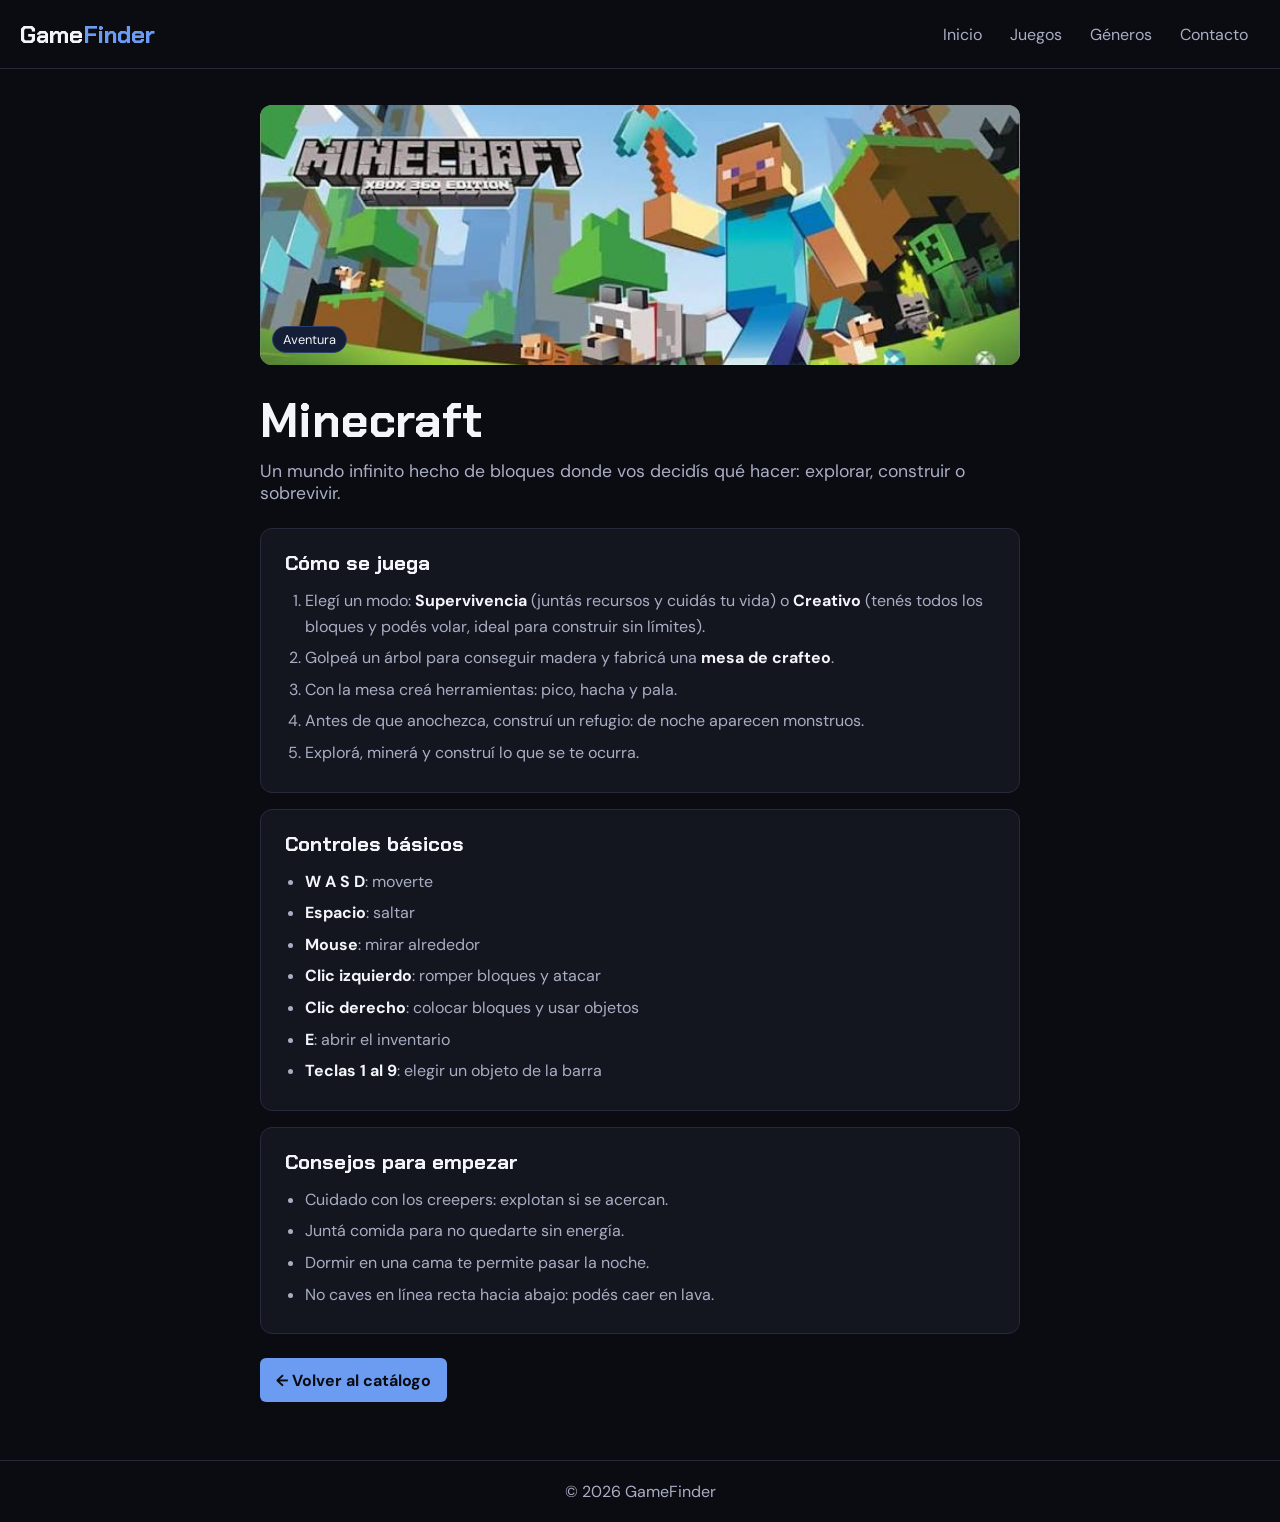
<file: minecraft.html>
<!DOCTYPE html>
<html lang="es">

<head>
    <meta charset="UTF-8">
    <meta name="viewport" content="width=device-width, initial-scale=1.0">
    <title>Minecraft - Cómo se juega | GameFinder</title>
    <link rel="preconnect" href="https://fonts.googleapis.com">
    <link rel="preconnect" href="https://fonts.gstatic.com" crossorigin>
    <link href="https://fonts.googleapis.com/css2?family=Chakra+Petch:wght@600;700&family=DM+Sans:wght@400;500;700&display=swap" rel="stylesheet">
    <link rel="stylesheet" href="style.css">
    <link rel="stylesheet" href="juego.css">
</head>

<body>

    <header class="cabecera">
        <div class="contenedor-cabecera">
            <h1 class="logo"><a href="index.html#inicio">Game<span>Finder</span></a></h1>
            <nav>
                <a href="index.html#inicio">Inicio</a>
                <a href="index.html#catalogo">Juegos</a>
                <a href="index.html#generos">Géneros</a>
                <a href="index.html#contacto">Contacto</a>
            </nav>
        </div>
    </header>

    <main>
        <div class="pagina-juego">
            <div class="portada-juego grande" style="--color-portada: #6FAF7A;">
                <img src="img/minecraft.jpg" alt="Portada de Minecraft">
                <span class="inicial" aria-hidden="true">M</span>
                <span class="etiqueta-genero">Aventura</span>
            </div>

            <h2 class="titulo-juego">Minecraft</h2>
            <p class="intro-juego">Un mundo infinito hecho de bloques donde vos decidís qué hacer: explorar, construir o sobrevivir.</p>

            <div class="bloque">
                <h2>Cómo se juega</h2>
                <ol><li>Elegí un modo: <strong>Supervivencia</strong> (juntás recursos y cuidás tu vida) o <strong>Creativo</strong> (tenés todos los bloques y podés volar, ideal para construir sin límites).</li><li>Golpeá un árbol para conseguir madera y fabricá una <strong>mesa de crafteo</strong>.</li><li>Con la mesa creá herramientas: pico, hacha y pala.</li><li>Antes de que anochezca, construí un refugio: de noche aparecen monstruos.</li><li>Explorá, minerá y construí lo que se te ocurra.</li></ol>
            </div>

            <div class="bloque">
                <h2>Controles básicos</h2>
                <ul><li><strong>W A S D</strong>: moverte</li><li><strong>Espacio</strong>: saltar</li><li><strong>Mouse</strong>: mirar alrededor</li><li><strong>Clic izquierdo</strong>: romper bloques y atacar</li><li><strong>Clic derecho</strong>: colocar bloques y usar objetos</li><li><strong>E</strong>: abrir el inventario</li><li><strong>Teclas 1 al 9</strong>: elegir un objeto de la barra</li></ul>
            </div>

            <div class="bloque">
                <h2>Consejos para empezar</h2>
                <ul><li>Cuidado con los creepers: explotan si se acercan.</li><li>Juntá comida para no quedarte sin energía.</li><li>Dormir en una cama te permite pasar la noche.</li><li>No caves en línea recta hacia abajo: podés caer en lava.</li></ul>
            </div>

            <a class="boton-volver" href="index.html#catalogo">← Volver al catálogo</a>
        </div>
    </main>

    <footer>
        <p>© 2026 GameFinder</p>
    </footer>

</body>

</html>
</file>
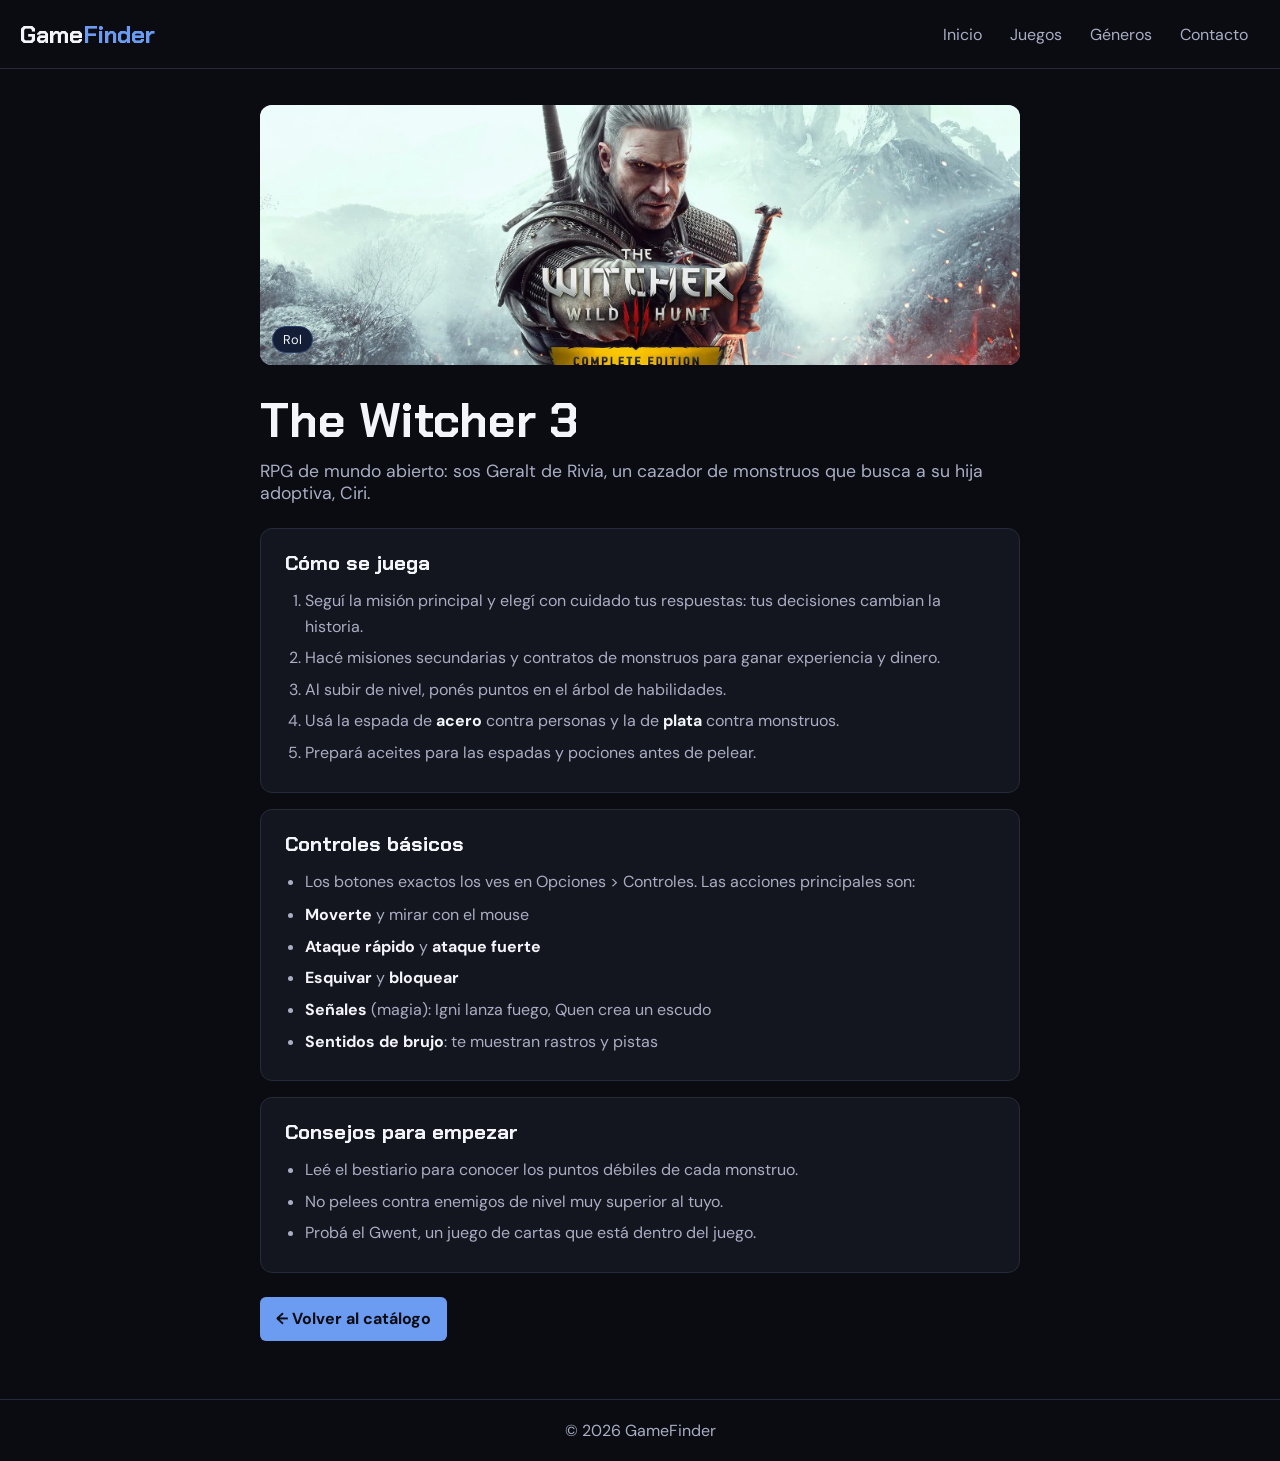
<file: the-witcher-3.html>
<!DOCTYPE html>
<html lang="es">

<head>
    <meta charset="UTF-8">
    <meta name="viewport" content="width=device-width, initial-scale=1.0">
    <title>The Witcher 3 - Cómo se juega | GameFinder</title>
    <link rel="preconnect" href="https://fonts.googleapis.com">
    <link rel="preconnect" href="https://fonts.gstatic.com" crossorigin>
    <link href="https://fonts.googleapis.com/css2?family=Chakra+Petch:wght@600;700&family=DM+Sans:wght@400;500;700&display=swap" rel="stylesheet">
    <link rel="stylesheet" href="style.css">
    <link rel="stylesheet" href="juego.css">
</head>

<body>

    <header class="cabecera">
        <div class="contenedor-cabecera">
            <h1 class="logo"><a href="index.html#inicio">Game<span>Finder</span></a></h1>
            <nav>
                <a href="index.html#inicio">Inicio</a>
                <a href="index.html#catalogo">Juegos</a>
                <a href="index.html#generos">Géneros</a>
                <a href="index.html#contacto">Contacto</a>
            </nav>
        </div>
    </header>

    <main>
        <div class="pagina-juego">
            <div class="portada-juego grande" style="--color-portada: #A895D6;">
                <img src="img/The-Witcher-3.jpg" alt="Portada de The Witcher 3">
                <span class="inicial" aria-hidden="true">W</span>
                <span class="etiqueta-genero">Rol</span>
            </div>

            <h2 class="titulo-juego">The Witcher 3</h2>
            <p class="intro-juego">RPG de mundo abierto: sos Geralt de Rivia, un cazador de monstruos que busca a su hija adoptiva, Ciri.</p>

            <div class="bloque">
                <h2>Cómo se juega</h2>
                <ol><li>Seguí la misión principal y elegí con cuidado tus respuestas: tus decisiones cambian la historia.</li><li>Hacé misiones secundarias y contratos de monstruos para ganar experiencia y dinero.</li><li>Al subir de nivel, ponés puntos en el árbol de habilidades.</li><li>Usá la espada de <strong>acero</strong> contra personas y la de <strong>plata</strong> contra monstruos.</li><li>Prepará aceites para las espadas y pociones antes de pelear.</li></ol>
            </div>

            <div class="bloque">
                <h2>Controles básicos</h2>
                <ul><li><p>Los botones exactos los ves en Opciones &gt; Controles. Las acciones principales son:</p></li><li><strong>Moverte</strong> y mirar con el mouse</li><li><strong>Ataque rápido</strong> y <strong>ataque fuerte</strong></li><li><strong>Esquivar</strong> y <strong>bloquear</strong></li><li><strong>Señales</strong> (magia): Igni lanza fuego, Quen crea un escudo</li><li><strong>Sentidos de brujo</strong>: te muestran rastros y pistas</li></ul>
            </div>

            <div class="bloque">
                <h2>Consejos para empezar</h2>
                <ul><li>Leé el bestiario para conocer los puntos débiles de cada monstruo.</li><li>No pelees contra enemigos de nivel muy superior al tuyo.</li><li>Probá el Gwent, un juego de cartas que está dentro del juego.</li></ul>
            </div>

            <a class="boton-volver" href="index.html#catalogo">← Volver al catálogo</a>
        </div>
    </main>

    <footer>
        <p>© 2026 GameFinder</p>
    </footer>

</body>

</html>
</file>
<file: style.css>
/* ===== Variables de color y tipografías ===== */
:root {
    --fondo: #0B0C12;
    --superficie: #14161F;
    --superficie-chat: #1E2230;
    --borde: #262A3B;
    --borde-boton: #343950;
    --texto: #F4F5FA;
    --texto-secundario: #A9AEC4;
    --acento: #6C9BF2;
    --fondo-etiqueta: #141E36;
    --borde-etiqueta: #2A3E6B;
    --fondo-encabezado: #171A25;
    --en-linea: #5FBF8A;
    --fuente-titulos: 'Chakra Petch', sans-serif;
    --fuente-texto: 'DM Sans', sans-serif;
}

/* ===== Reset básico ===== */
* {
    box-sizing: border-box;
}

body {
    background-color: var(--fondo);
    color: var(--texto);
    font-family: var(--fuente-texto);
    margin: 0;
}

h1,
h2,
h3 {
    font-family: var(--fuente-titulos);
}

/* ===== Accesibilidad ===== */
/* Etiquetas solo para lectores de pantalla. */
.solo-lectores {
    position: absolute;
    width: 1px;
    height: 1px;
    overflow: hidden;
    clip: rect(0, 0, 0, 0);
    white-space: nowrap;
}

/* Foco visible para quienes navegan con teclado. */
a:focus-visible,
button:focus-visible,
input:focus-visible {
    outline: 2px solid var(--acento);
    outline-offset: 2px;
}

/* ===== Cabecera ===== */
.cabecera {
    background-color: var(--fondo);
    border-bottom: 1px solid var(--borde);
    padding: 12px 20px;
}

.contenedor-cabecera {
    max-width: 1280px;
    margin: 0 auto;
    display: flex;
    align-items: center;
    justify-content: space-between;
    gap: 16px;
    flex-wrap: wrap;
}

.logo {
    font-size: 1.5rem;
    margin: 0;
}

.logo a {
    color: var(--texto);
    text-decoration: none;
}

.logo span {
    color: var(--acento);
}

/* ===== Menú de navegación ===== */
nav {
    display: flex;
    flex-wrap: wrap;
    gap: 4px;
}

nav a {
    color: var(--texto-secundario);
    text-decoration: none;
    display: inline-flex;
    align-items: center;
    min-height: 44px;
    padding: 10px 12px;
}

nav a:hover {
    color: var(--texto);
}

/* ===== Contenido principal ===== */
main {
    max-width: 900px;
    margin: 0 auto;
    padding: 20px;
    text-align: center;
    width: 100%;
}

/* ===== Portada ===== */
.portada {
    display: grid;
    grid-template-columns: 1.2fr 0.8fr;
    gap: 32px;
    align-items: center;
    text-align: left;
    padding: 40px 0;
}

.etiqueta {
    display: inline-block;
    background-color: var(--fondo-etiqueta);
    border: 1px solid var(--borde-etiqueta);
    color: var(--acento);
    font-size: 0.8rem;
    letter-spacing: 1px;
    padding: 6px 12px;
    border-radius: 999px;
    margin: 0 0 16px 0;
}

.titulo-portada {
    font-size: clamp(2rem, 5vw, 4.25rem);
    line-height: 1.05;
    margin: 0 0 16px 0;
    color: var(--texto);
}

.descripcion-portada {
    color: var(--texto-secundario);
    margin: 0 0 24px 0;
}

.fila-buscador {
    display: flex;
    gap: 12px;
}

.fila-buscador input {
    flex: 1;
    background-color: var(--superficie);
    border: 1px solid var(--borde);
    color: var(--texto);
    min-height: 44px;
}

.fila-buscador button {
    min-height: 44px;
    white-space: nowrap;
}

.datos-portada {
    background-color: var(--superficie);
    border: 1px solid var(--borde);
    border-radius: 12px;
    padding: 24px;
}

.datos-portada ul {
    list-style: none;
    margin: 0;
    padding: 0;
    display: grid;
    gap: 16px;
}

.datos-portada li {
    display: flex;
    align-items: baseline;
    gap: 12px;
}

.datos-portada strong {
    font-family: var(--fuente-titulos);
    font-size: 1.8rem;
    color: var(--texto);
}

.datos-portada span {
    color: var(--texto-secundario);
}

/* ===== Géneros ===== */
#generos {
    display: flex;
    flex-wrap: wrap;
    gap: 8px;
    align-items: center;
    justify-content: center;
    margin: 0 0 24px 0;
    text-align: center;
}

#generos button {
    background-color: transparent;
    border: 1px solid var(--borde-boton);
    color: var(--texto);
    border-radius: 999px;
    padding: 10px 18px;
    min-height: 44px;
    cursor: pointer;
}

#generos button:hover {
    border-color: var(--acento);
}

#generos button.activo {
    background-color: var(--acento);
    border-color: var(--acento);
    color: #0B0C12;
    font-weight: 700;
}

/* ===== Tarjetas de juegos ===== */
section {
    display: grid;
    grid-template-columns: repeat(auto-fit, minmax(min(280px, 100%), 1fr));
    gap: 20px;
    width: 100%;
}

article {
    background-color: var(--superficie);
    border: 1px solid var(--borde);
    border-radius: 12px;
    overflow: hidden;
    display: flex;
    flex-direction: column;
    transition: transform 0.2s;
}

article:hover {
    transform: translateY(-4px);
}

.portada-juego {
    background-color: var(--color-portada);
    min-height: 140px;
    display: flex;
    align-items: center;
    justify-content: center;
    position: relative;
}

.inicial {
    font-family: var(--fuente-titulos);
    font-size: 3rem;
    font-weight: 700;
    color: #0B0C12;
}

.etiqueta-genero {
    position: absolute;
    bottom: 12px;
    left: 12px;
    background-color: var(--fondo-etiqueta);
    border: 1px solid var(--borde-etiqueta);
    color: var(--texto);
    font-size: 0.8rem;
    padding: 4px 10px;
    border-radius: 999px;
}

.cuerpo-tarjeta {
    padding: 20px;
    display: flex;
    flex-direction: column;
    gap: 10px;
    flex: 1;
}

.cuerpo-tarjeta h3 {
    margin: 0;
}

.cuerpo-tarjeta p {
    color: var(--texto-secundario);
    margin: 0 0 8px 0;
    flex: 1;
}

.cuerpo-tarjeta button {
    background-color: transparent;
    border: 1px solid var(--acento);
    color: var(--texto);
    min-height: 44px;
}

.cuerpo-tarjeta button:hover {
    background-color: var(--acento);
    color: #0B0C12;
}

/* ===== Mensaje sin resultados ===== */
#sin-resultados {
    color: var(--texto-secundario);
    margin: 16px 0 8px 0;
}

/* ===== Botones ===== */
button {
    background-color: #1e6fe0;
    color: white;
    padding: 10px 16px;
    border: none;
    border-radius: 6px;
    cursor: pointer;
    min-height: 44px;
}

button:hover {
    background-color: #4da3ff;
}

/* ===== Chatbot (sección) ===== */
.seccion-chat {
    text-align: left;
    margin: 8px 0 24px 0;
}

.seccion-chat h2 {
    margin: 0 0 8px 0;
}

.seccion-chat p {
    color: var(--texto-secundario);
    margin: 0 0 12px 0;
}

/* ===== Botón flotante del chat ===== */
.chat-flotante {
    position: fixed;
    bottom: 24px;
    right: 24px;
    z-index: 100;
    width: 60px;
    height: 60px;
    padding: 0;
    border: none;
    border-radius: 50%;
    background-color: var(--acento);
    color: var(--fondo);
    display: flex;
    align-items: center;
    justify-content: center;
    cursor: pointer;
    box-shadow: 0 8px 24px rgba(0, 0, 0, 0.45);
    transition: transform 0.15s;
}

.chat-flotante:hover {
    transform: translateY(-2px);
}

.chat-flotante svg {
    width: 28px;
    height: 28px;
}

/* Muestra la X solo cuando el chat está abierto. */
.chat-flotante .icono-cerrar {
    display: none;
}

.chat-flotante[aria-expanded="true"] .icono-cerrar {
    display: block;
}

.chat-flotante[aria-expanded="true"] .icono-chat {
    display: none;
}

/* ===== Globito de invitación ===== */
.chat-globito {
    position: fixed;
    bottom: 38px;
    right: 96px;
    z-index: 100;
    background-color: var(--superficie);
    border: 1px solid var(--borde);
    border-radius: 12px;
    padding: 10px 14px;
    margin: 0;
    font-size: 0.9rem;
    white-space: nowrap;
    box-shadow: 0 8px 24px rgba(0, 0, 0, 0.45);
}

/* ===== Ventana de chat ===== */
.ventana-chat {
    position: fixed;
    bottom: 100px;
    right: 24px;
    z-index: 100;
    width: 380px;
    height: 560px;
    max-height: calc(100dvh - 130px);
    background-color: var(--superficie);
    border: 1px solid var(--borde);
    border-radius: 20px;
    box-shadow: 0 20px 50px rgba(0, 0, 0, 0.55);
    overflow: hidden;
    display: flex;
    flex-direction: column;
    animation: chat-aparecer 0.2s ease-out;
}

.ventana-chat[hidden] {
    display: none;
}

@keyframes chat-aparecer {
    from {
        opacity: 0;
        transform: translateY(10px);
    }

    to {
        opacity: 1;
        transform: none;
    }
}

/* Encabezado de la ventana. */
.chat-encabezado {
    display: flex;
    align-items: center;
    gap: 12px;
    background-color: var(--fondo-encabezado);
    border-bottom: 1px solid var(--borde);
    padding: 12px 12px 12px 16px;
}

.chat-avatar {
    width: 40px;
    height: 40px;
    flex-shrink: 0;
    border-radius: 50%;
    background-color: var(--acento);
    color: var(--fondo);
    font-family: var(--fuente-titulos);
    font-weight: 700;
    display: flex;
    align-items: center;
    justify-content: center;
}

.chat-quien {
    flex: 1;
}

.chat-nombre {
    font-family: var(--fuente-titulos);
    font-weight: 700;
    font-size: 0.95rem;
    margin: 0;
}

.chat-estado {
    display: flex;
    align-items: center;
    gap: 6px;
    font-size: 0.8rem;
    color: var(--texto-secundario);
    margin: 0;
}

.chat-punto {
    width: 8px;
    height: 8px;
    border-radius: 50%;
    background-color: var(--en-linea);
}

.chat-cerrar {
    width: 44px;
    height: 44px;
    min-height: 44px;
    background-color: transparent;
    color: var(--texto-secundario);
    border-radius: 8px;
    display: flex;
    align-items: center;
    justify-content: center;
}

.chat-cerrar:hover {
    color: var(--texto);
    background-color: var(--superficie-chat);
}

.chat-cerrar svg {
    width: 20px;
    height: 20px;
}

/* Zona de mensajes con scroll interno. */
.chat-mensajes {
    flex: 1;
    overflow-y: auto;
    display: flex;
    flex-direction: column;
    gap: 10px;
    padding: 16px;
}

.ventana-chat .mensaje {
    margin: 0;
    padding: 10px 12px;
    border-radius: 14px;
    max-width: 82%;
    font-size: 0.9rem;
}

.ventana-chat .mensaje.bot {
    align-self: flex-start;
    background-color: var(--superficie-chat);
    color: var(--texto);
    border-bottom-left-radius: 4px;
}

.ventana-chat .mensaje.user {
    align-self: flex-end;
    background-color: var(--acento);
    color: var(--fondo);
    border-bottom-right-radius: 4px;
    max-width: 70%;
}

/* Puntitos de "escribiendo...". */
.mensaje.escribiendo {
    display: flex;
    gap: 4px;
    padding: 12px 14px;
}

.mensaje.escribiendo span {
    width: 6px;
    height: 6px;
    border-radius: 50%;
    background-color: var(--texto-secundario);
    animation: punto-escribiendo 1s infinite;
}

.mensaje.escribiendo span:nth-child(2) {
    animation-delay: 0.2s;
}

.mensaje.escribiendo span:nth-child(3) {
    animation-delay: 0.4s;
}

@keyframes punto-escribiendo {
    0%, 100% {
        opacity: 0.3;
    }

    50% {
        opacity: 1;
    }
}

/* Tarjeta de recomendación dentro de la burbuja. */
.mensaje.bot.tarjeta-juego {
    padding: 0;
    overflow: hidden;
}

.tarjeta-franja {
    display: block;
    height: 8px;
}

.tarjeta-nombre {
    font-family: var(--fuente-titulos);
    font-weight: 700;
    margin: 12px 12px 4px;
}

.tarjeta-dato {
    font-size: 0.85rem;
    color: var(--texto-secundario);
    margin: 0 12px 8px;
}

.tarjeta-link {
    display: inline-block;
    font-size: 0.85rem;
    color: var(--acento);
    margin: 0 12px 12px;
}

/* Respuestas rápidas. */
.chat-rapidas {
    display: flex;
    flex-wrap: wrap;
    gap: 8px;
    padding: 0 16px 12px;
}

.chat-rapidas button {
    background-color: transparent;
    border: 1px solid var(--borde-boton);
    color: var(--texto);
    border-radius: 999px;
    padding: 8px 14px;
    min-height: 40px;
    font-family: var(--fuente-texto);
    font-size: 0.8rem;
    cursor: pointer;
}

.chat-rapidas button:hover {
    border-color: var(--acento);
}

/* Barra de escritura. */
.chat-barra {
    display: flex;
    gap: 8px;
    background-color: var(--fondo-encabezado);
    border-top: 1px solid var(--borde);
    padding: 12px;
}

.chat-barra input {
    flex: 1;
    height: 46px;
    background-color: var(--fondo);
    border: 1px solid var(--borde-boton);
    color: var(--texto);
}

.chat-barra button {
    width: 46px;
    height: 46px;
    min-height: 46px;
    padding: 0;
    background-color: transparent;
    border: 1px solid var(--acento);
    border-radius: 10px;
    color: var(--acento);
    display: flex;
    align-items: center;
    justify-content: center;
}

.chat-barra button svg {
    width: 20px;
    height: 20px;
}

/* ===== Contacto ===== */
#contacto {
    display: grid;
    grid-template-columns: 1fr 1fr;
    gap: 32px;
    align-items: start;
    padding: 16px 0;
    margin: 8px 0 24px 0;
}

#contacto h2 {
    margin: 0 0 8px 0;
}

#contacto p {
    color: var(--texto-secundario);
    margin: 8px 0;
}

#contacto a {
    color: var(--acento);
}

.contacto-tarjeta {
    background-color: var(--superficie);
    border: 1px solid var(--borde);
    border-radius: 12px;
    padding: 24px;
}

.campo {
    display: grid;
    gap: 6px;
    margin-bottom: 16px;
}

.campo input,
.campo select,
.campo textarea {
    width: 100%;
    min-height: 46px;
    background-color: var(--fondo);
    border: 1px solid var(--borde-boton);
    color: var(--texto);
    border-radius: 8px;
    font: inherit;
}

.campo textarea {
    resize: vertical;
}

.campo input:focus,
.campo select:focus,
.campo textarea:focus {
    border-color: var(--acento);
    outline: 2px solid var(--acento);
    outline-offset: 1px;
}

#formulario-contacto button[type="submit"] {
    width: 100%;
    min-height: 48px;
    background-color: var(--acento);
    color: var(--fondo);
    font-weight: 700;
    border-radius: 8px;
}

#contacto .error {
    color: #D98577;
    font-size: 0.85rem;
    margin: 0;
}

#contacto .exito {
    color: var(--en-linea);
    margin: 16px 0 0 0;
}

/* ===== Pie de página ===== */
footer {
    background-color: var(--fondo);
    border-top: 1px solid var(--borde);
    color: var(--texto-secundario);
    padding: 20px;
    margin-top: 30px;
    text-align: center;
}

footer p {
    margin: 0;
}

/* ===== Campos de texto base ===== */
input {
    font: inherit;
    padding: 10px 12px;
    border-radius: 8px;
}

/* ===== Media queries - Diseño responsive ===== */

/* Celular: hasta 480px (una columna, menú en varias líneas) */
@media (max-width: 480px) {
    .cabecera {
        padding: 10px 12px;
    }

    .contenedor-cabecera {
        gap: 8px;
    }

    .logo {
        font-size: 1.3rem;
    }

    nav a {
        padding: 8px 10px;
        font-size: 0.9rem;
    }

    main {
        padding: 15px 12px;
    }

    .portada {
        grid-template-columns: 1fr;
        gap: 24px;
        padding: 24px 0;
    }

    .titulo-portada {
        font-size: 2rem;
    }

    .fila-buscador {
        flex-direction: column;
    }

    #generos button {
        font-size: 0.85rem;
        padding: 8px 14px;
    }

    .datos-portada {
        padding: 18px;
    }

    #contacto {
        grid-template-columns: 1fr;
        gap: 24px;
        padding: 8px 0;
    }

    .contacto-tarjeta {
        padding: 20px;
    }

    h2 {
        font-size: 1.4rem;
    }

    /* Chat flotante a casi pantalla completa. */
    .chat-globito {
        display: none;
    }

    .chat-flotante {
        bottom: 16px;
        right: 16px;
    }

    .ventana-chat {
        top: 12px;
        right: 12px;
        left: 12px;
        bottom: auto;
        width: auto;
        height: calc(100vh - 24px);
        height: calc(100dvh - 24px);
        max-height: none;
    }
}

/* Tablet: 481px a 991px (tarjetas en 2 columnas) */
@media (min-width: 481px) and (max-width: 991px) {
    main {
        padding: 18px 16px;
    }

    .portada {
        grid-template-columns: 1fr;
        gap: 24px;
    }

    section {
        grid-template-columns: repeat(2, 1fr);
    }
}

/* Escritorio: 992px o más (contenido centrado) */
@media (min-width: 992px) {
    main {
        max-width: 1280px;
    }
}

/* ===== Movimiento reducido ===== */
@media (prefers-reduced-motion: reduce) {
    .ventana-chat {
        animation: none;
    }

    .chat-flotante {
        transition: none;
    }

    .chat-flotante:hover {
        transform: none;
    }

    .mensaje.escribiendo span {
        animation: none;
    }

    article:hover {
        transform: none;
    }
}

/* Imágenes de las portadas */
.portada-juego {
    position: relative;
    overflow: hidden;
}

.portada-juego img {
    position: absolute;
    inset: 0;
    width: 100%;
    height: 100%;
    object-fit: cover;
}

.portada-juego:has(img) .inicial {
    display: none;
}
</file>
<file: juego.css>
/* ===== Páginas de cada juego ===== */
.pagina-juego { max-width: 760px; margin: 0 auto; text-align: left; padding: 16px 0 8px; }
.portada-juego.grande { min-height: 260px; border-radius: 12px; }
.portada-juego.grande .inicial { font-size: 5rem; }
.titulo-juego { font-size: clamp(2rem, 5vw, 3rem); margin: 24px 0 8px; }
.intro-juego { color: var(--texto-secundario); font-size: 1.1rem; margin: 0 0 24px; }
.bloque { background-color: var(--superficie); border: 1px solid var(--borde); border-radius: 12px; padding: 20px 24px; margin-bottom: 16px; }
.bloque h2 { margin: 0 0 12px; font-size: 1.3rem; }
.bloque ol, .bloque ul { margin: 0; padding-left: 20px; color: var(--texto-secundario); line-height: 1.6; }
.bloque li { margin-bottom: 6px; }
.bloque strong { color: var(--texto); }
.bloque p { color: var(--texto-secundario); margin: 0 0 8px; }

/* Links con forma de botón */
.boton-ver, .boton-volver { display: inline-flex; align-items: center; justify-content: center; min-height: 44px; padding: 10px 16px; border-radius: 6px; text-decoration: none; }
.boton-ver { border: 1px solid var(--acento); color: var(--texto); }
.boton-ver:hover { background-color: var(--acento); color: #0B0C12; }
.boton-volver { background-color: var(--acento); color: var(--fondo); font-weight: 700; margin-top: 8px; }
.boton-volver:hover { background-color: #4da3ff; }
</file>
